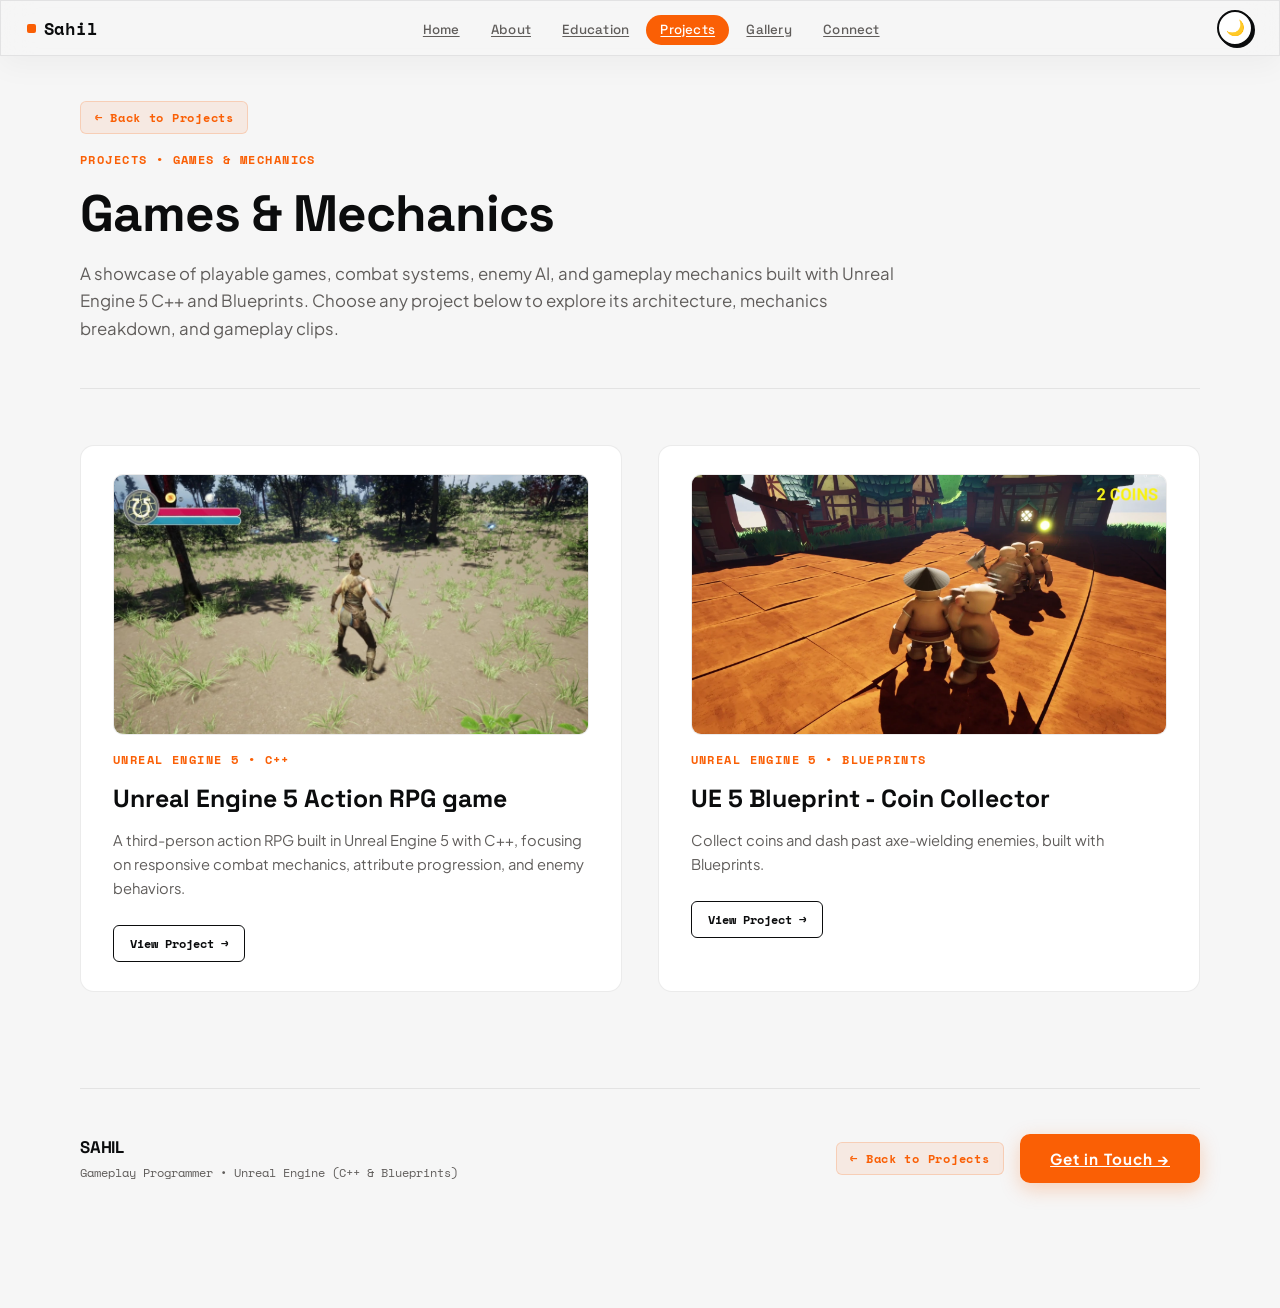
<file: games-mechanics.html>
<!DOCTYPE html>
<html lang="en" class="proj-detail-html">

<head>
  <meta charset="UTF-8" />
  <meta name="viewport" content="width=device-width, initial-scale=1.0" />
  <title>Games &amp; Mechanics — Projects | Sahil</title>
  <link rel="preconnect" href="https://fonts.googleapis.com" />
  <link rel="preconnect" href="https://fonts.gstatic.com" crossorigin />
  <link
    href="https://fonts.googleapis.com/css2?family=Plus+Jakarta+Sans:wght@400;500;600;700&family=Press+Start+2P&family=Space+Grotesk:wght@500;600;700&family=Space+Mono:wght@400;700&display=swap"
    rel="stylesheet" />
  <link rel="stylesheet" href="assets/css/style.css?v=83" />
  <link rel="stylesheet" href="assets/css/components.css" />
  <!-- ══ THEME SWITCHER — runs before body renders to prevent flash ══ -->
  <script>
    (function() {
      var saved = localStorage.getItem('portfolio-theme');
      if (saved === 'dark') document.documentElement.setAttribute('data-theme', 'dark');
      else if (!saved && window.matchMedia && window.matchMedia('(prefers-color-scheme: dark)').matches) {
        document.documentElement.setAttribute('data-theme', 'dark');
      }
    })();

    function toggleDarkMode() {
      var html = document.documentElement;
      var isDark = html.getAttribute('data-theme') !== 'dark';
      html.setAttribute('data-theme', isDark ? 'dark' : 'light');
      localStorage.setItem('portfolio-theme', isDark ? 'dark' : 'light');
    }
  </script>
</head>

<body class="proj-detail-page" data-companion-page="games">

  <!-- ══════════════════ NAVBAR ══════════════════ -->
  <nav class="nav" id="mainNav">
    <div class="nav__logo" onclick="window.location.href='index.html#home'">
      <span class="nav__dot"></span> Sahil
    </div>
    <ul class="nav__links" id="navLinks">
      <li><a class="nav__btn" href="index.html#home">Home</a></li>
      <li><a class="nav__btn" href="index.html#about">About</a></li>
      <li><a class="nav__btn" href="index.html#edu">Education</a></li>
      <li><a class="nav__btn active" data-page="projects" href="index.html#projects">Projects</a></li>
      <li><a class="nav__btn" href="index.html#gallery">Gallery</a></li>
      <li><a class="nav__btn" href="index.html#connect">Connect</a></li>
    </ul>
    <button class="theme-toggle-btn" id="themeToggle" onclick="toggleDarkMode()" aria-label="Toggle theme" title="Switch Theme">
      <span class="theme-icon theme-icon-sun">☀️</span>
      <span class="theme-icon theme-icon-moon">🌙</span>
    </button>
    <button class="nav__hamburger" id="hamburger" aria-label="Menu">
      <span></span><span></span><span></span>
    </button>
  </nav>

  <!-- ══════════════════ MAIN CONTENT ══════════════════ -->
  <main class="proj-detail-main">

    <!-- ══════════════════ HERO SECTION ══════════════════ -->
    <header class="proj-detail__hero">
      <a href="index.html#projects" class="proj-back-btn">&larr; Back to Projects</a>
      <span class="proj-detail__tag">PROJECTS &bull; GAMES &amp; MECHANICS</span>
      <h1 class="proj-detail__title">Games &amp; Mechanics</h1>
      <p class="proj-detail__summary">
        A showcase of playable games, combat systems, enemy AI, and gameplay mechanics built with Unreal Engine 5 C++ and Blueprints. Choose any project below to explore its architecture, mechanics breakdown, and gameplay clips.
      </p>
    </header>

    <!-- ══════════════════ GAMES & MECHANICS GRID ══════════════════ -->
    <section aria-label="Games and Mechanics Projects">
      <div class="proj-grid">

        <!-- CARD 1: Unreal Engine 5 Action RPG game -->
        <div class="proj-card">
          <div class="proj-card__img-wrap">
            <img src="assets/games/cpp/project-overview.jpg" alt="Unreal Engine 5 Action RPG game" class="proj-card__img proj-card__img--cpp" loading="lazy" />
          </div>
          <div class="proj-card__tag">UNREAL ENGINE 5 &bull; C++</div>
          <h3 class="proj-card__title">Unreal Engine 5 Action RPG game</h3>
          <p class="proj-card__desc">A third-person action RPG built in Unreal Engine 5 with C++, focusing on responsive combat mechanics, attribute progression, and enemy behaviors.</p>
          <div class="proj-card__actions">
            <a href="project-cpp.html" class="proj-btn">View Project &rarr;</a>
          </div>
        </div>

        <!-- CARD 2: UE 5 Blueprint - Coin Collector -->
        <div class="proj-card">
          <div class="proj-card__img-wrap">
            <picture>
              <source srcset="assets/games/blueprints/Enemy_Attacking-1600w.webp 1600w, assets/games/blueprints/Enemy_Attacking.webp 1913w" type="image/webp" />
              <img src="assets/games/blueprints/Enemy_Attacking.jpg" alt="Enemies attacking the player in UE 5 Blueprint - Coin Collector" class="proj-card__img proj-card__img--bp" loading="lazy" />
            </picture>
          </div>
          <div class="proj-card__tag">UNREAL ENGINE 5 &bull; BLUEPRINTS</div>
          <h3 class="proj-card__title">UE 5 Blueprint - Coin Collector</h3>
          <p class="proj-card__desc">Collect coins and dash past axe-wielding enemies, built with Blueprints.</p>
          <div class="proj-card__actions">
            <a href="project-blueprints.html" class="proj-btn">View Project &rarr;</a>
          </div>
        </div>

      </div>
    </section>

    <!-- ══════════════════ FOOTER ══════════════════ -->
    <footer class="proj-detail__footer">
      <div class="footer-left">
        <span class="footer-name">SAHIL</span>
        <span class="footer-sub">Gameplay Programmer &bull; Unreal Engine (C++ &amp; Blueprints)</span>
      </div>
      <div class="footer-actions">
        <a href="index.html#projects" class="proj-back-btn">&larr; Back to Projects</a>
        <a href="index.html#connect" class="btn-primary">Get in Touch &rarr;</a>
      </div>
    </footer>

  </main>

  <!-- Mobile Hamburger Script -->
  <script>
    (function() {
      var hamburger = document.getElementById('hamburger');
      var navLinks  = document.getElementById('navLinks');
      if (hamburger && navLinks) {
        hamburger.addEventListener('click', function() {
          navLinks.classList.toggle('mobile-open');
        });
        navLinks.querySelectorAll('.nav__btn').forEach(function(btn) {
          btn.addEventListener('click', function() {
            navLinks.classList.remove('mobile-open');
          });
        });
      }
    })();
  </script>

  <script src="assets/js/companion-standalone.js"></script>
</body>

</html>
</file>
<file: assets/css/style.css>
/* ═══════════════════════════════════════════════════
   PORTFOLIO  —  style.css
   Palette: Orange #E8870A · Beige #F5F0E8 · Dark #1A1A1A
   ═══════════════════════════════════════════════════ */

*,
*::before,
*::after {
  box-sizing: border-box;
  margin: 0;
  padding: 0;
}

:root {
  --orange: #FA5F05;
  --orange-d: #BC4704;
  --orange-glow: rgba(250, 95, 5, 0.25);
  --beige: #F6F6F6;
  --cream: #F0EDE8;
  --red: #C0392B;
  --dark: #0B0C0D;
  --mid: #605D5B;
  --light: #F6F6F6;
  --white: #FFFFFF;
  --azure: #242B33;
  --nav-h: 68px;
  --font-display: 'Space Grotesk', sans-serif;
  --font-body: 'Plus Jakarta Sans', sans-serif;
  --font-mono: 'Space Mono', monospace;
  /* 2D Camera Companion Colors */
  --cam-body:      #F6F6F6;
  --cam-stroke:    #0B0C0D;
  --cam-lens-out:  #DCDCDC;
  --cam-lens-in:   #B0B0B0;
  --cam-face:      #0B0C0D;
}

html,
body {
  height: 100%;
  overflow: hidden;
  font-family: var(--font-body);
  color: var(--dark);
  background: var(--beige);
}

/* Scrollbar */
::-webkit-scrollbar {
  width: 4px;
}

::-webkit-scrollbar-track {
  background: transparent;
}

::-webkit-scrollbar-thumb {
  background: var(--orange);
  border-radius: 2px;
}


/* ══════════════════════════════════════
   NAV — Floating Pill
   ══════════════════════════════════════ */
.nav {
  position: fixed;
  top: 1.2rem;
  left: 50%;
  transform: translateX(-50%);
  width: min(92%, 1160px);
  height: 56px;
  border-radius: 999px;
  display: flex;
  align-items: center;
  justify-content: space-between;
  padding: 0 1.6rem;
  z-index: 900;
  background: rgba(246, 246, 246, 0.82);
  backdrop-filter: blur(16px);
  -webkit-backdrop-filter: blur(16px);
  border: 1px solid rgba(11, 12, 13, 0.08);
  box-shadow: 0 10px 30px rgba(0, 0, 0, 0.04);
}

.nav__logo {
  font-family: var(--font-mono);
  font-size: 1.05rem;
  font-weight: 700;
  letter-spacing: 0.05em;
  color: var(--dark);
  cursor: pointer;
  display: flex;
  align-items: center;
  gap: 0.5rem;
  user-select: none;
}

.nav__dot {
  display: inline-block;
  width: 9px;
  height: 9px;
  background: var(--orange);
  border-radius: 2px;
  flex-shrink: 0;
}

.nav__links {
  list-style: none;
  display: flex;
  gap: 0.2rem;
}

.nav__btn {
  font-family: 'Space Grotesk', sans-serif;
  font-size: 0.83rem;
  font-weight: 500;
  color: var(--mid);
  background: none;
  border: none;
  border-radius: 20px;
  padding: 0.38rem 0.88rem;
  cursor: pointer;
  letter-spacing: 0.015em;
  transition: background 0.22s ease, color 0.22s ease;
}

.nav__btn:hover {
  background: rgba(232, 135, 10, 0.12);
  color: var(--dark);
}

.nav__btn.active {
  background: var(--orange);
  color: var(--white);
}

/* ─ Theme Toggle Button ─ */
.theme-toggle-btn {
  display: inline-flex;
  align-items: center;
  justify-content: center;
  width: 36px;
  height: 36px;
  border-radius: 50%;
  background: var(--white);
  border: 2px solid var(--dark);
  box-shadow: 2px 2px 0px var(--dark);
  cursor: pointer;
  margin-left: 0.8rem;
  transition: all 0.22s ease;
  position: relative;
  overflow: hidden;
  flex-shrink: 0;
}

.theme-toggle-btn:hover {
  transform: translateY(-2px);
  box-shadow: 3px 3px 0px var(--dark);
  background: var(--cream);
}

/* theme icon rules moved to dark mode section */

.nav__hamburger {
  display: none;
  flex-direction: column;
  gap: 5px;
  background: none;
  border: none;
  cursor: pointer;
  padding: 4px;
}

.nav__hamburger span {
  display: block;
  width: 22px;
  height: 2px;
  background: var(--dark);
  border-radius: 1px;
  transition: 0.28s;
}


/* ══════════════════════════════════════
   PAGE SYSTEM — fixed transition
   ══════════════════════════════════════ */
.pages {
  position: fixed;
  top: var(--nav-h);
  left: 0;
  right: 0;
  bottom: 0;
  overflow: hidden;
  contain: strict;
}

/* Every page: hidden by default, centered */
.page {
  position: absolute;
  inset: 0;
  opacity: 0;
  pointer-events: none;
  will-change: transform, opacity;
  touch-action: pan-y;
  /* NO CSS transition here — JS controls all transitions via inline styles */
}


/* ══════════════════════════════════════
   SHARED UTILITIES
   ══════════════════════════════════════ */
.pg-sup {
  display: block;
  font-family: 'Space Mono', monospace;
  font-size: 0.72rem;
  letter-spacing: 0.14em;
  text-transform: uppercase;
  color: var(--orange);
  margin-bottom: 0.75rem;
}

.pg-sup--light {
  color: var(--orange);
}

.pg-title {
  font-family: 'Space Mono', monospace;
  font-size: clamp(2.6rem, 5vw, 4.2rem);
  font-weight: 700;
  line-height: 1.0;
  letter-spacing: -0.025em;
  color: var(--dark);
  margin-bottom: 1.8rem;
}

.pg-title--light {
  color: var(--dark);
}

.pg-title--row {
  margin-bottom: 0;
}

.btn-primary {
  display: inline-flex;
  align-items: center;
  gap: 0.4rem;
  background: var(--orange);
  color: var(--white);
  border: none;
  border-radius: 5px;
  font-family: 'Space Mono', monospace;
  font-size: 0.8rem;
  font-weight: 700;
  letter-spacing: 0.07em;
  padding: 0.78rem 1.6rem;
  cursor: pointer;
  transition: background 0.22s, transform 0.18s, box-shadow 0.22s;
}

.btn-primary:hover {
  background: var(--orange-d);
  transform: translateY(-2px);
  box-shadow: 0 8px 24px rgba(232, 135, 10, 0.3);
}

@keyframes float {
  0%, 100% {
    transform: translateY(0px);
  }
  50% {
    transform: translateY(-14px);
  }
}


/* ══════════════════════════════════════
   HOME PAGE
   ══════════════════════════════════════ */
#page-home {
  background: var(--light);
  overflow: hidden;
  display: block;
  position: absolute;
  inset: 0;
}

/* ─ Dotted Vertical Grid Lines (3-Column Framework) ─ */
.h-grid-line {
  position: absolute;
  top: 0;
  bottom: 0;
  width: 1px;
  border-left: 1px dotted rgba(11, 12, 13, 0.12);
  pointer-events: none;
  z-index: 0;
}
.line-1 { left: 25%; }
.line-2 { left: 50%; }
.line-3 { left: 75%; }

/* ─ Ground Plane Vector Ring ─ */
.h-ground-ring {
  position: absolute;
  top: 74%;
  left: 50%;
  transform: translate(-50%, -50%);
  width: 74%;
  height: 26%;
  border: 1.5px solid rgba(250, 95, 5, 0.35);
  border-radius: 50%;
  pointer-events: none;
  z-index: 0;
  box-shadow: 0 0 25px rgba(250, 95, 5, 0.18);
}

/* ─ Background Grid Dot Pattern ─ */
.h-bg-grid {
  position: absolute;
  inset: 0;
  background-image: radial-gradient(rgba(26, 26, 26, 0.07) 1.5px, transparent 1.5px);
  background-size: 28px 28px;
  pointer-events: none;
  z-index: 0;
  opacity: 0.75;
}

/* ─ Floating Status Pill Badge ─ */
.h-pill-badge {
  display: inline-flex;
  align-items: center;
  gap: 10px;
  padding: 8px 20px;
  background: rgba(255, 255, 255, 0.88);
  backdrop-filter: blur(12px);
  border: 1px solid rgba(250, 95, 5, 0.35);
  border-radius: 999px;
  font-family: var(--font-mono);
  font-size: 0.72rem;
  font-weight: 700;
  letter-spacing: 0.08em;
  color: var(--dark);
  box-shadow: 0 4px 20px rgba(0, 0, 0, 0.04);
  pointer-events: auto;
}

.badge-pulsing-dot {
  width: 8px;
  height: 8px;
  border-radius: 50%;
  background: #27AE60;
  box-shadow: 0 0 0 0 rgba(39, 174, 96, 0.5);
  animation: pulseDot 2s infinite;
}

@keyframes pulseDot {
  0% { box-shadow: 0 0 0 0 rgba(39, 174, 96, 0.6); }
  70% { box-shadow: 0 0 0 8px rgba(39, 174, 96, 0); }
  100% { box-shadow: 0 0 0 0 rgba(39, 174, 96, 0); }
}

/* ─ Floating Feature Cards around Camera ─ */
.h-float-card {
  position: absolute;
  display: flex;
  align-items: center;
  gap: 10px;
  padding: 10px 18px;
  background: var(--white);
  border: 1.5px solid var(--dark);
  border-radius: 14px;
  box-shadow: 4px 4px 0px var(--dark);
  z-index: 4;
  pointer-events: none;
  font-family: var(--font-body);
  animation: floatSubtle 5s ease-in-out infinite alternate;
}

.h-float-card.card-tl {
  top: 16%;
  left: 2%;
}

.h-float-card.card-br {
  bottom: 20%;
  right: 6%;
  animation-delay: -2.5s;
}

.card-num {
  font-family: var(--font-mono);
  font-weight: 700;
  font-size: 0.85rem;
  color: var(--orange);
}

.card-lbl {
  font-size: 0.82rem;
  font-weight: 600;
  color: var(--dark);
}

@keyframes floatSubtle {
  0% { transform: translateY(0px); }
  100% { transform: translateY(-10px); }
}

/* ─ Rotating Craft Stamp Badge ─ */
.h-stamp-badge {
  position: absolute;
  top: 15%;
  right: 4%;
  width: 96px;
  height: 96px;
  z-index: 2;
  pointer-events: none;
  display: flex;
  align-items: center;
  justify-content: center;
  opacity: 0.88;
}

.h-stamp-svg {
  width: 100%;
  height: 100%;
  animation: spinStamp 18s linear infinite;
}

.h-stamp-text {
  font-family: var(--font-mono);
  font-size: 6.8px;
  font-weight: 700;
  letter-spacing: 0.85px;
  fill: var(--orange);
}

.h-stamp-icon {
  position: absolute;
  font-size: 1.1rem;
  color: var(--orange);
}

@keyframes spinStamp {
  from { transform: rotate(0deg); }
  to { transform: rotate(360deg); }
}

/* ─ Decorative Stars & Crosses ─ */
.h-deco-star {
  position: absolute;
  font-size: 1.3rem;
  color: var(--orange);
  z-index: 1;
  pointer-events: none;
  animation: pulseStar 3s ease-in-out infinite alternate;
}
.star-1 { top: 22%; left: 42%; }
.star-2 { bottom: 32%; right: 44%; animation-delay: -1.5s; }

.h-deco-cross {
  position: absolute;
  font-family: var(--font-mono);
  font-size: 1.2rem;
  font-weight: 700;
  color: rgba(11, 12, 13, 0.22);
  z-index: 1;
  pointer-events: none;
}
.cross-1 { top: 38%; left: 7%; }
.cross-2 { bottom: 22%; left: 46%; }

@keyframes pulseStar {
  0% { transform: scale(1) rotate(0deg); opacity: 0.6; }
  100% { transform: scale(1.25) rotate(45deg); opacity: 1; }
}

/* ── GPU layer promotion for home page animated elements ── */
.h-camera,
.h-float-card,
.h-stamp-svg,
.h-model-skeleton,
.badge-pulsing-dot {
  will-change: transform;
  contain: layout style;
}

.h-face-overlay {
  will-change: transform;
}

/* ─ Primary & Secondary CTA Buttons ─ */
.btn-primary {
  display: inline-flex;
  align-items: center;
  gap: 8px;
  padding: 13px 28px;
  background: var(--orange);
  border: 2px solid var(--orange);
  border-radius: 10px;
  font-family: var(--font-body);
  font-size: 0.95rem;
  font-weight: 700;
  color: #FFFFFF;
  cursor: pointer;
  box-shadow: 0 6px 20px var(--orange-glow);
  transition: all 0.22s ease;
  pointer-events: auto;
}

.btn-primary:hover {
  background: var(--orange-d);
  border-color: var(--orange-d);
  transform: translateY(-2px);
  box-shadow: 0 10px 28px rgba(250, 95, 5, 0.35);
}

.btn-secondary {
  display: inline-flex;
  align-items: center;
  gap: 8px;
  padding: 13px 26px;
  background: transparent;
  border: 2px solid var(--dark);
  border-radius: 10px;
  font-family: var(--font-body);
  font-size: 0.95rem;
  font-weight: 700;
  color: var(--dark);
  cursor: pointer;
  transition: all 0.22s ease;
  pointer-events: auto;
}

.btn-secondary:hover {
  background: var(--dark);
  color: #FFFFFF;
  transform: translateY(-2px);
}

/* ─ Skill Chips ─ */
.h-cta-group {
  display: flex;
  align-items: center;
  gap: 14px;
  margin-top: 18px;
  pointer-events: auto;
}

.h-skill-chips {
  display: flex;
  align-items: center;
  gap: 8px;
  margin-top: 20px;
  flex-wrap: wrap;
  pointer-events: auto;
}

.h-chip {
  padding: 5px 14px;
  background: rgba(250, 95, 5, 0.12);
  border: 1px solid rgba(250, 95, 5, 0.3);
  border-radius: 8px;
  font-family: var(--font-mono);
  font-size: 0.73rem;
  font-weight: 600;
  color: var(--dark);
}

/* ─ 3D Camera Container ─ */
.h-camera {
  position: absolute;
  top: 52%;
  left: 69%;
  translate: -50% -50%;
  width: clamp(460px, 52vw, 780px);
  height: clamp(460px, 52vw, 780px);
  z-index: 1;
  pointer-events: none;
  filter: drop-shadow(0 25px 60px rgba(250, 95, 5, 0.2));
  animation: float 4s ease-in-out infinite;
}

/* ─ Skeleton shown while GLB is downloading ─ */
.h-model-skeleton {
  position: absolute;
  inset: 10%;
  border-radius: 24px;
  background: linear-gradient(
    110deg,
    rgba(250, 95, 5, 0.06) 0%,
    rgba(250, 95, 5, 0.03) 40%,
    rgba(250, 95, 5, 0.09) 60%,
    rgba(250, 95, 5, 0.03) 100%
  );
  background-size: 200% 100%;
  animation: modelShimmer 1.6s ease-in-out infinite;
  border: 1px solid rgba(250, 95, 5, 0.12);
  opacity: 1;
  transition: opacity 0.5s ease;
  z-index: 2;
  pointer-events: none;
}

.h-model-skeleton::after {
  content: 'LOADING 3D...';
  position: absolute;
  bottom: 1rem;
  left: 50%;
  transform: translateX(-50%);
  font-family: var(--font-mono);
  font-size: 0.65rem;
  font-weight: 700;
  letter-spacing: 0.18em;
  color: rgba(250, 95, 5, 0.5);
}

.h-model-skeleton.loaded {
  opacity: 0;
  pointer-events: none;
}

@keyframes modelShimmer {
  0%   { background-position: 200% 0; }
  100% { background-position: -200% 0; }
}

/* model-viewer — hide until GLB is loaded */
#camera-3d {
  opacity: 0;
  transition: opacity 0.6s ease;
}

#camera-3d.model-ready {
  opacity: 1;
}


.h-face-overlay {
  position: absolute;
  top: 67%;
  left: 67.5%;
  translate: -50% -50%;
  width: 38%;
  height: 26%;
  z-index: 5;
  pointer-events: none;
  overflow: visible;
  transition: transform 0.15s ease-out;
}

/* ─ Content overlay ─ */
.h-overlay {
  position: absolute;
  inset: 0;
  z-index: 2;
  display: flex;
  flex-direction: column;
  justify-content: flex-start;
  padding: 13rem 6rem 2rem 6rem;
  pointer-events: none;
}

.h-top {
  position: absolute;
  top: 6.2rem;
  left: 6rem;
  display: flex;
  align-items: center;
  pointer-events: all;
}

.h-sup {
  font-family: var(--font-mono);
  font-size: 0.72rem;
  letter-spacing: 0.16em;
  text-transform: uppercase;
  color: var(--orange);
}

.h-spacer {
  display: none;
}

/* ─ Hero block ─ */
.h-hero {
  max-width: 540px;
  display: flex;
  flex-direction: column;
  pointer-events: all;
  margin-top: 0;
}

.h-name {
  font-family: 'Press Start 2P', monospace;
  font-size: clamp(1.05rem, 1.7vw, 1.5rem);
  line-height: 1.4;
  letter-spacing: 0.05em;
  text-transform: uppercase;
  color: var(--dark);
  margin-bottom: 1.2rem;
}

/* ─ 2-Line GAME DEVELOPMENT Headline (DO XO Style Outlined Font) ─ */
.h-hero-bottom-left {
  margin-top: 1.8rem;
  margin-left: 0;
  pointer-events: auto;
}

.h-role-title {
  display: flex;
  flex-direction: column;
  align-items: flex-start;
  line-height: 0.90;
}

.role-line-1 {
  display: block;
  font-family: var(--font-display);
  font-size: clamp(2.8rem, 5.8vw, 5.4rem);
  font-weight: 700;
  text-transform: uppercase;
  letter-spacing: -0.01em;

  /* DO XO Vector Outlined Font Style */
  color: transparent;
  -webkit-text-stroke: 2px var(--orange);
  filter: drop-shadow(0 4px 20px rgba(250, 95, 5, 0.35));
  margin-left: 0;
}

.role-line-2 {
  display: block;
  font-family: var(--font-display);
  font-size: clamp(2.8rem, 5.8vw, 5.4rem);
  font-weight: 700;
  text-transform: uppercase;
  letter-spacing: -0.01em;

  /* DO XO Vector Outlined Font Style */
  color: transparent;
  -webkit-text-stroke: 2px var(--orange);
  filter: drop-shadow(0 4px 20px rgba(250, 95, 5, 0.35));
  margin-left: 3.85ch;
}

.h-foot {
  display: flex;
  flex-direction: column;
  align-items: flex-start;
  gap: 1.5rem;
  padding-bottom: 0.5rem;
}

.h-tagline {
  font-family: var(--font-body);
  font-size: 0.94rem;
  color: var(--mid);
  line-height: 1.68;
  max-width: 440px;
}

/* ─ Social sidebar ─ */
.h-social {
  position: absolute;
  right: 2rem;
  top: 50%;
  transform: translateY(-50%);
  z-index: 2;
  display: flex;
  flex-direction: column;
  align-items: center;
  gap: 0.75rem;
}

.h-social__lnk {
  font-family: 'Space Mono', monospace;
  font-size: 0.62rem;
  font-weight: 700;
  letter-spacing: 0.06em;
  color: var(--mid);
  text-decoration: none;
  transition: color 0.2s;
  writing-mode: vertical-rl;
}

.h-social__lnk:hover {
  color: var(--orange);
}

.h-social__bar {
  display: block;
  width: 1px;
  height: 22px;
  background: var(--cream);
}

/* ─ Scroll hint ─ */
.h-scroll {
  position: absolute;
  bottom: 2rem;
  left: 50%;
  transform: translateX(-50%);
  z-index: 2;
  display: flex;
  flex-direction: column;
  align-items: center;
  gap: 0.5rem;
  pointer-events: none;
}

.h-scroll span {
  font-family: 'Space Mono', monospace;
  font-size: 0.6rem;
  letter-spacing: 0.14em;
  text-transform: uppercase;
  color: var(--mid);
}

.h-scroll__line {
  width: 1px;
  height: 36px;
  background: linear-gradient(to bottom, var(--orange), transparent);
  animation: scroll-pulse 1.9s ease-in-out infinite;
}

@keyframes scroll-pulse {

  0%,
  100% {
    opacity: 1;
  }

  50% {
    opacity: 0.25;
  }
}


/* ══════════════════════════════════════
   ABOUT PAGE
   ══════════════════════════════════════ */
#page-about {
  background: var(--beige);
}

.pg-about {
  position: absolute;
  inset: 0;
  display: grid;
  grid-template-columns: 300px 1fr;
  align-items: center;
  gap: 0;
  overflow: hidden;
}

.pg-about__l {
  height: 100%;
  display: flex;
  flex-direction: column;
  justify-content: center;
  padding: 3rem 2.5rem 3rem 4.5rem;
  background: rgba(232, 135, 10, 0.05);
  border-right: 1px solid rgba(232, 135, 10, 0.12);
}

.pg-about__deco {
  width: 160px;
  margin: 2rem 0;
  filter: drop-shadow(0 12px 28px rgba(232, 135, 10, 0.22));
  animation: float 4s ease-in-out infinite;
  will-change: transform;
}

.pg-about__deco svg {
  width: 100%;
  height: auto;
  display: block;
}

.pg-about__skills {
  display: flex;
  flex-wrap: wrap;
  gap: 0.5rem;
}

.skill-tag {
  font-family: 'Space Mono', monospace;
  font-size: 0.68rem;
  font-weight: 700;
  letter-spacing: 0.04em;
  color: var(--orange);
  background: rgba(232, 135, 10, 0.1);
  border: 1px solid rgba(232, 135, 10, 0.25);
  border-radius: 3px;
  padding: 0.3rem 0.65rem;
}

.pg-about__r {
  height: 100%;
  display: flex;
  flex-direction: column;
  justify-content: center;
  padding: 3rem 4.5rem 3rem 4rem;
  gap: 1.1rem;
}

.pg-about__lead {
  font-size: 1.08rem;
  font-weight: 500;
  line-height: 1.7;
  color: var(--dark);
}

.pg-about__body {
  font-size: 0.91rem;
  color: var(--mid);
  line-height: 1.78;
}

.pg-about__stats {
  display: flex;
  gap: 2.5rem;
  padding: 1.4rem 0;
  border-top: 1px solid rgba(0, 0, 0, 0.07);
  border-bottom: 1px solid rgba(0, 0, 0, 0.07);
  margin: 0.2rem 0;
}

.stat-box {
  display: flex;
  flex-direction: column;
  gap: 0.3rem;
}

.stat-num {
  font-family: 'Space Mono', monospace;
  font-size: 2.2rem;
  font-weight: 700;
  color: var(--orange);
  line-height: 1;
}

.stat-lbl {
  font-size: 0.76rem;
  color: var(--mid);
  line-height: 1.45;
}


/* ══════════════════════════════════════
   EDUCATION PAGE
   ══════════════════════════════════════ */
#page-edu {
  background: var(--light);
}

.pg-edu {
  position: absolute;
  inset: 0;
  display: flex;
  flex-direction: column;
  padding: 2.8rem 5rem;
  overflow-y: auto;
  overscroll-behavior: contain;
  -webkit-overflow-scrolling: touch;
}

.pg-edu__hdr {
  display: flex;
  align-items: baseline;
  justify-content: space-between;
  flex-wrap: wrap;
  gap: 0.5rem;
  margin-bottom: 2rem;
}

.pg-edu__body {
  flex: 1;
  display: grid;
  grid-template-columns: 1fr 360px;
  gap: 4rem;
  align-items: start;
  min-height: 0;
}

/* — Timeline — */
.pg-edu__tl {
  position: relative;
  display: flex;
  flex-direction: column;
}

.tl-track {
  display: none;
}

.tl-item {
  position: relative;
  display: flex;
  gap: 1.6rem;
  padding-bottom: 2.2rem;
}

.tl-item:last-child {
  padding-bottom: 0.5rem;
}

/* Connecting line only between linked items */
.tl-item--connect::before {
  content: '';
  position: absolute;
  left: 11px;
  top: 14px;
  bottom: -14px;
  width: 2px;
  background: linear-gradient(to bottom, var(--orange), rgba(250, 95, 5, 0.45));
  border-radius: 1px;
  z-index: 0;
  pointer-events: none;
}

.tl-dot {
  flex-shrink: 0;
  width: 24px;
  height: 24px;
  background: var(--orange);
  border-radius: 5px;
  margin-top: 2px;
  position: relative;
  z-index: 1;
  box-shadow: 0 0 0 4px var(--light);
}

.tl-year {
  display: block;
  font-family: 'Space Mono', monospace;
  font-size: 0.7rem;
  color: var(--orange);
  letter-spacing: 0.07em;
  margin-bottom: 0.35rem;
}

.tl-deg {
  font-family: 'Space Mono', monospace;
  font-size: 0.92rem;
  font-weight: 700;
  color: var(--dark);
  margin-bottom: 0.3rem;
}

.tl-sub {
  font-size: 0.83rem;
  color: var(--dark);
  font-weight: 500;
  margin-bottom: 0.2rem;
}

.tl-det {
  font-size: 0.79rem;
  color: var(--mid);
}

/* — Certificates — */
.pg-edu__certs {
  display: flex;
  flex-direction: column;
}

.certs-hd {
  font-family: 'Space Mono', monospace;
  font-size: 0.8rem;
  font-weight: 700;
  letter-spacing: 0.09em;
  text-transform: uppercase;
  color: var(--dark);
  margin-bottom: 1rem;
}

.cert-row {
  display: flex;
  align-items: flex-start;
  gap: 0.9rem;
  padding: 0.85rem 1rem;
  border-radius: 8px;
  background: var(--white);
  border: 1px solid rgba(0, 0, 0, 0.05);
  margin-bottom: 0.55rem;
  transition: transform 0.2s, border-color 0.2s, box-shadow 0.2s;
}

.cert-row:hover {
  transform: translateX(5px);
  border-color: var(--orange);
  box-shadow: 0 4px 18px rgba(232, 135, 10, 0.1);
}

.cert-ico {
  color: var(--orange);
  font-size: 0.65rem;
  margin-top: 3px;
  flex-shrink: 0;
}

.cert-name {
  font-size: 0.84rem;
  font-weight: 600;
  color: var(--dark);
  margin-bottom: 0.15rem;
}

.cert-by {
  font-size: 0.73rem;
  color: var(--mid);
  font-family: 'Space Mono', monospace;
}

/* Institution line under degree subtitle */
.tl-inst {
  font-size: 0.76rem;
  color: var(--mid);
  font-style: italic;
  margin-bottom: 0.18rem;
}

/* Leadership / sub-section heading inside timeline */
.tl-section-hd {
  font-family: 'Space Mono', monospace;
  font-size: 0.92rem;
  font-weight: 700;
  letter-spacing: 0.12em;
  text-transform: uppercase;
  color: var(--orange);
  margin: 0.1rem 0 0.95rem 2.5rem;
}

/* Certificate: "View certificate" link */
.cert-link {
  display: inline-block;
  margin-top: 0.25rem;
  font-family: 'Space Mono', monospace;
  font-size: 0.68rem;
  color: var(--orange);
  text-decoration: none;
  letter-spacing: 0.04em;
  transition: opacity 0.2s;
}

.cert-link:hover {
  opacity: 0.72;
  text-decoration: underline;
}

/* In-progress badge */
.cert-badge {
  display: inline-block;
  margin-top: 0.3rem;
  padding: 0.15rem 0.55rem;
  font-family: 'Space Mono', monospace;
  font-size: 0.62rem;
  font-weight: 700;
  letter-spacing: 0.07em;
  text-transform: uppercase;
  color: var(--orange);
  border: 1px solid var(--orange);
  border-radius: 3px;
  opacity: 0.85;
}

/* In-progress card subtle tint */
.cert-row--inprogress {
  border-style: dashed;
  opacity: 0.88;
}


/* ══════════════════════════════════════
   PLACEHOLDER PAGES (Projects / Gallery)
   ══════════════════════════════════════ */
/* ══════════════════════════════════════
   PROJECTS SHOWCASE PAGE
   ══════════════════════════════════════ */
#page-projects {
  background: var(--light);
}

.pg-projects {
  position: absolute;
  inset: 0;
  display: flex;
  flex-direction: column;
  padding: 2.2rem 5rem 2rem;
  overflow-y: auto;
  overscroll-behavior: contain;
  -webkit-overflow-scrolling: touch;
}

.pg-proj__hdr {
  display: flex;
  align-items: flex-end;
  justify-content: space-between;
  margin-bottom: 1.8rem;
}

.proj-grid {
  display: grid;
  grid-template-columns: repeat(2, 1fr);
  gap: 2.2rem;
  padding-bottom: 1rem;
}

.proj-card {
  background: var(--white);
  border: 1px solid rgba(0, 0, 0, 0.08);
  border-radius: 14px;
  padding: 1.8rem 2rem;
  display: flex;
  flex-direction: column;
  gap: 0.95rem;
  transition: transform 0.25s ease, border-color 0.25s ease, box-shadow 0.25s ease;
}

.proj-card:hover {
  transform: translateY(-5px);
  border-color: var(--orange);
  box-shadow: 0 14px 32px rgba(250, 95, 5, 0.16);
}

.proj-card__img-wrap {
  width: 100%;
  height: clamp(205px, 29vh, 265px);
  border-radius: 10px;
  overflow: hidden;
  background: #FFFFFF;
  border: 1px solid rgba(0, 0, 0, 0.08);
  position: relative;
  display: flex;
  align-items: center;
  justify-content: center;
  flex-shrink: 0;
}

.proj-card__img-placeholder {
  width: 100%;
  height: 100%;
  background: #FFFFFF;
  display: flex;
  align-items: center;
  justify-content: center;
}

.proj-card__img-placeholder::after {
  content: 'PROJECT PREVIEW';
  font-family: var(--font-mono);
  font-size: 0.76rem;
  font-weight: 700;
  color: #55595F;
  letter-spacing: 0.12em;
}

.proj-card__img {
  width: 100%;
  height: 100%;
  object-fit: cover;
  object-position: center;
  display: block;
}

.proj-card__img--cpp {
  object-position: 10% 0%;
}

.proj-card__tag {
  font-family: var(--font-mono);
  font-size: 0.74rem;
  font-weight: 700;
  color: var(--orange);
  letter-spacing: 0.12em;
}

.proj-card__title {
  font-family: var(--font-display);
  font-size: 1.55rem;
  font-weight: 700;
  color: var(--dark);
  margin: 0;
  line-height: 1.25;
}

.proj-card__desc {
  font-family: var(--font-body);
  font-size: 0.92rem;
  color: var(--mid);
  line-height: 1.62;
  margin: 0;
}

.proj-card__tech {
  display: flex;
  flex-wrap: wrap;
  gap: 0.45rem;
  margin-top: 0.4rem;
}

.proj-card__tech span {
  font-family: var(--font-mono);
  font-size: 0.68rem;
  font-weight: 600;
  background: rgba(250, 95, 5, 0.08);
  color: var(--orange);
  border: 1px solid rgba(250, 95, 5, 0.2);
  padding: 0.25rem 0.6rem;
  border-radius: 4px;
}

.proj-card__actions {
  margin-top: 0.4rem;
}

.proj-btn {
  display: inline-block;
  text-decoration: none;
  font-family: var(--font-mono);
  font-size: 0.78rem;
  font-weight: 700;
  color: var(--dark);
  background: transparent;
  border: 1px solid var(--dark);
  border-radius: 6px;
  padding: 0.48rem 1rem;
  cursor: pointer;
  transition: all 0.2s ease;
}

.proj-card__tech {
  display: flex;
  flex-wrap: wrap;
  gap: 0.45rem;
  margin-top: 0.4rem;
}

.proj-card__tech span {
  font-family: var(--font-mono);
  font-size: 0.68rem;
  font-weight: 600;
  background: rgba(250, 95, 5, 0.08);
  color: var(--orange);
  border: 1px solid rgba(250, 95, 5, 0.2);
  padding: 0.25rem 0.6rem;
  border-radius: 4px;
}

.proj-card__actions {
  margin-top: 0.6rem;
}

.proj-btn {
  display: inline-block;
  text-decoration: none;
  font-family: var(--font-mono);
  font-size: 0.78rem;
  font-weight: 700;
  color: var(--dark);
  background: transparent;
  border: 1px solid var(--dark);
  border-radius: 6px;
  padding: 0.5rem 1rem;
  cursor: pointer;
  transition: all 0.2s ease;
}

.proj-btn:hover {
  background: var(--orange);
  color: #FFF;
  border-color: var(--orange);
}

.proj-btn--disabled,
.proj-btn--disabled:hover {
  opacity: 0.6;
  cursor: default;
  background: rgba(0, 0, 0, 0.04);
  color: var(--mid);
  border-color: rgba(0, 0, 0, 0.16);
}

.proj-card__coming-soon {
  width: 100%;
  height: 100%;
  background:
    radial-gradient(circle at 50% 50%, rgba(250, 95, 5, 0.08) 0%, transparent 70%),
    repeating-linear-gradient(
      0deg,
      rgba(0, 0, 0, 0.03) 0px,
      rgba(0, 0, 0, 0.03) 1px,
      transparent 1px,
      transparent 28px
    ),
    repeating-linear-gradient(
      90deg,
      rgba(0, 0, 0, 0.03) 0px,
      rgba(0, 0, 0, 0.03) 1px,
      transparent 1px,
      transparent 28px
    );
  display: flex;
  flex-direction: column;
  align-items: center;
  justify-content: center;
  gap: 0.5rem;
  text-align: center;
  padding: 1rem;
}

.proj-card__coming-soon-badge {
  font-family: var(--font-mono);
  font-size: 0.78rem;
  font-weight: 700;
  letter-spacing: 0.16em;
  color: var(--orange);
  background: rgba(250, 95, 5, 0.1);
  border: 1px solid rgba(250, 95, 5, 0.28);
  padding: 0.4rem 0.9rem;
  border-radius: 999px;
  text-transform: uppercase;
}

.proj-card__coming-soon-sub {
  font-family: var(--font-mono);
  font-size: 0.7rem;
  color: var(--mid);
  letter-spacing: 0.08em;
}

/* ══════════════════════════════════════
   PROJECT DETAIL PAGES (Dedicated Views)
   ══════════════════════════════════════ */
html.proj-detail-html,
body.proj-detail-page {
  height: auto !important;
  min-height: 100vh;
  overflow-y: auto !important;
  overflow-x: hidden !important;
  background: var(--light);
  color: var(--dark);
}

body.proj-detail-page .nav {
  position: sticky;
  top: 0;
  left: 0;
  right: 0;
  transform: none;
  width: 100%;
  border-radius: 0;
  box-sizing: border-box;
}

.proj-detail-main {
  width: min(92%, 1120px);
  margin: 0 auto;
  padding: 2.8rem 0 5rem;
}

/* Detail Hero Section */
.proj-detail__hero {
  display: flex;
  flex-direction: column;
  align-items: flex-start;
  gap: 1.1rem;
  padding-bottom: 2.8rem;
  border-bottom: 1px solid rgba(0, 0, 0, 0.08);
  margin-bottom: 3.5rem;
}

html[data-theme="dark"] .proj-detail__hero {
  border-bottom-color: rgba(255, 255, 255, 0.08);
}

.proj-back-btn {
  display: inline-flex;
  align-items: center;
  gap: 0.4rem;
  font-family: var(--font-mono);
  font-size: 0.76rem;
  font-weight: 700;
  color: var(--orange);
  text-decoration: none;
  letter-spacing: 0.06em;
  padding: 0.4rem 0.85rem;
  background: rgba(250, 95, 5, 0.08);
  border: 1px solid rgba(250, 95, 5, 0.2);
  border-radius: 6px;
  transition: all 0.2s ease;
}

.proj-back-btn:hover {
  background: var(--orange);
  color: #FFFFFF;
  border-color: var(--orange);
  transform: translateX(-3px);
}

.proj-detail__tag {
  font-family: var(--font-mono);
  font-size: 0.74rem;
  font-weight: 700;
  color: var(--orange);
  letter-spacing: 0.12em;
  text-transform: uppercase;
}

.proj-detail__title {
  font-family: var(--font-display);
  font-size: clamp(2rem, 4.2vw, 3.2rem);
  font-weight: 700;
  color: var(--dark);
  letter-spacing: -0.02em;
  line-height: 1.1;
  margin: 0;
}

.proj-detail__summary {
  font-family: var(--font-body);
  font-size: 1.05rem;
  color: var(--mid);
  line-height: 1.65;
  max-width: 820px;
  margin: 0;
}

/* Links row (GitHub & Gameplay Video) */
.proj-detail__links {
  display: flex;
  flex-wrap: wrap;
  gap: 0.9rem;
  margin-top: 0.4rem;
}

.proj-ext-btn {
  display: inline-flex;
  align-items: center;
  gap: 0.5rem;
  font-family: var(--font-mono);
  font-size: 0.78rem;
  font-weight: 700;
  color: var(--dark);
  background: var(--white);
  border: 1px solid rgba(0, 0, 0, 0.12);
  border-radius: 6px;
  padding: 0.55rem 1.1rem;
  text-decoration: none;
  transition: all 0.2s ease;
}

html[data-theme="dark"] .proj-ext-btn {
  border-color: rgba(255, 255, 255, 0.15);
}

.proj-ext-btn:hover {
  background: var(--orange);
  color: #FFFFFF;
  border-color: var(--orange);
  transform: translateY(-2px);
  box-shadow: 0 4px 14px rgba(250, 95, 5, 0.25);
}

/* Hidden link slots: hidden when href is empty, #, or missing */
.proj-ext-btn[href=""],
.proj-ext-btn[href="#"],
.proj-ext-btn:not([href]),
.proj-ext-btn.is-hidden {
  display: none !important;
}

/* Mechanics Breakdown Sections */
.proj-mechanics {
  display: flex;
  flex-direction: column;
  gap: 4.5rem;
}

.mech-row {
  display: flex;
  align-items: center;
  gap: 3.5rem;
}

/* Desktop: alternate image left/right */
.mech-row:nth-child(even) {
  flex-direction: row-reverse;
}

.mech-media {
  flex: 0 0 calc(58% - 1.75rem);
  max-width: calc(58% - 1.75rem);
  min-width: 0;
}

.mech-content {
  flex: 0 0 calc(42% - 1.75rem);
  max-width: calc(42% - 1.75rem);
  display: flex;
  flex-direction: column;
  gap: 0.75rem;
}

.mech-img-placeholder {
  width: 100%;
  aspect-ratio: 16 / 9;
  border-radius: 12px;
  background: #FFFFFF;
  border: 1px solid rgba(0, 0, 0, 0.08);
  box-shadow: 0 6px 20px rgba(0, 0, 0, 0.05);
  display: flex;
  align-items: center;
  justify-content: center;
  transition: transform 0.25s ease, box-shadow 0.25s ease;
}

.mech-img-placeholder:hover {
  transform: translateY(-3px);
  box-shadow: 0 12px 28px rgba(250, 95, 5, 0.12);
}

.mech-img-placeholder span {
  font-family: var(--font-mono);
  font-size: 0.72rem;
  font-weight: 700;
  color: #9A9FA5;
  letter-spacing: 0.09em;
  text-align: center;
  padding: 0 1rem;
}

.mech-img {
  width: 100%;
  height: auto;
  border-radius: 12px;
  display: block;
  box-shadow: 0 8px 24px rgba(0, 0, 0, 0.08);
}

.mech-badge {
  font-family: var(--font-mono);
  font-size: 0.68rem;
  font-weight: 700;
  color: var(--orange);
  letter-spacing: 0.12em;
  text-transform: uppercase;
}

.mech-title {
  font-family: var(--font-display);
  font-size: 1.55rem;
  font-weight: 700;
  color: var(--dark);
  margin: 0;
  letter-spacing: -0.01em;
}

.mech-desc {
  font-family: var(--font-body);
  font-size: 0.95rem;
  color: var(--mid);
  line-height: 1.68;
  margin: 0;
}

/* Detail Page Footer */
.proj-detail__footer {
  margin-top: 5rem;
  padding: 2.8rem 0;
  border-top: 1px solid rgba(0, 0, 0, 0.08);
  display: flex;
  align-items: center;
  justify-content: space-between;
  flex-wrap: wrap;
  gap: 1.5rem;
}

html[data-theme="dark"] .proj-detail__footer {
  border-top-color: rgba(255, 255, 255, 0.08);
}

.footer-left {
  display: flex;
  flex-direction: column;
  gap: 0.35rem;
}

.footer-name {
  font-family: var(--font-display);
  font-size: 1.05rem;
  font-weight: 700;
  color: var(--dark);
  letter-spacing: -0.01em;
}

.footer-sub {
  font-family: var(--font-mono);
  font-size: 0.72rem;
  color: var(--mid);
}

.footer-actions {
  display: flex;
  align-items: center;
  gap: 1rem;
}

/* Mobile Responsive */
@media (max-width: 860px) {
  .proj-detail-main {
    padding-top: 2rem;
  }

  .mech-row,
  .mech-row:nth-child(even) {
    flex-direction: column !important;
    gap: 1.4rem;
  }

  .mech-media,
  .mech-content {
    width: 100% !important;
    max-width: 100% !important;
    flex: 1 1 100% !important;
  }

  .proj-detail__footer {
    flex-direction: column;
    align-items: flex-start;
  }
}

/* ══════════════════════════════════════
   GALLERY (GAME & PHOTO BOARD) PAGE
   ══════════════════════════════════════ */
#page-gallery {
  background: var(--beige);
}

.pg-gallery {
  position: absolute;
  inset: 0;
  display: block;
  padding: 2.5rem 5rem 3.5rem;
  overflow-y: auto;
  overflow-x: hidden;
  box-sizing: border-box;
  overscroll-behavior: contain;
  -webkit-overflow-scrolling: touch;
}

@media (max-width: 960px) {
  .pg-gallery {
    padding: 2rem 2rem 3rem;
  }
}

@media (max-width: 600px) {
  .pg-gallery {
    padding: 1.5rem 1.25rem 2.5rem;
  }
}

.pg-gal__hdr {
  display: flex;
  flex-direction: column;
  align-items: flex-start;
  margin-bottom: 1.5rem;
  position: relative;
  width: 100%;
}

.pg-gal__eyebrow-row {
  display: flex;
  align-items: center;
  justify-content: space-between;
  width: 100%;
  margin-bottom: 0.5rem;
  flex-wrap: wrap;
  gap: 1rem;
}

.pg-gal__title-row {
  display: flex;
  align-items: center;
  gap: 1.25rem;
  flex-wrap: wrap;
  width: 100%;
  margin: 0.25rem 0 0 0;
}

.gal-filters {
  display: flex;
  align-items: center;
  gap: 0.75rem;
  margin-bottom: 2.5rem;
  flex-wrap: wrap;
  position: relative;
  width: 100%;
}

.gal-filter {
  font-family: var(--font-mono);
  font-size: 0.78rem;
  font-weight: 700;
  letter-spacing: 0.08em;
  color: var(--mid);
  padding: 0.5rem 1.15rem;
  border-radius: 999px;
  background: rgba(0, 0, 0, 0.04);
  border: 1px solid rgba(0, 0, 0, 0.08);
  cursor: pointer;
  transition: all 0.2s ease;
  white-space: nowrap;
}

html[data-theme="dark"] .gal-filter {
  background: rgba(255, 255, 255, 0.05);
  border-color: rgba(255, 255, 255, 0.08);
  color: var(--mid);
}

.gal-filter.active,
.gal-filter:hover {
  background: var(--orange);
  color: #FFF;
  border-color: var(--orange);
}

.gal-grid {
  display: grid;
  grid-template-columns: repeat(3, 1fr);
  gap: 1.4rem;
  padding-bottom: 2rem;
}

.gal-card {
  position: relative;
  height: 220px;
  border-radius: 12px;
  overflow: hidden;
  border: 1px solid rgba(0, 0, 0, 0.08);
  background: #141619;
  text-decoration: none;
  cursor: pointer;
  transition: transform 0.25s ease, box-shadow 0.25s ease, border-color 0.25s ease;
}

html[data-theme="dark"] .gal-card {
  border-color: rgba(255, 255, 255, 0.08);
}

.gal-card:hover {
  transform: translateY(-4px) scale(1.015);
  border-color: var(--orange);
  box-shadow: 0 10px 28px rgba(250, 95, 5, 0.16);
}

.gal-card--wide {
  grid-column: span 2;
}

.gal-card--tall {
  grid-row: span 2;
  height: 100%;
  min-height: 460px;
}

.gal-card__bg {
  position: absolute;
  inset: 0;
  background-size: cover;
  background-position: center;
  display: flex;
  align-items: center;
  justify-content: center;
  transition: transform 0.4s ease;
}

.gal-card:hover .gal-card__bg {
  transform: scale(1.04);
}

.gal-card__img {
  width: 100%;
  height: 100%;
  object-fit: cover;
  object-position: center;
  display: block;
}

/* Category backgrounds (subtle dark palettes) */
.bg-game-cpp   { background: linear-gradient(135deg, #12141A 0%, #1F2533 100%); }
.bg-game-bp    { background: linear-gradient(135deg, #101924 0%, #1A2736 100%); }
.bg-photo-1    { background: linear-gradient(135deg, #1B1D24 0%, #292D38 100%); }
.bg-photo-2    { background: linear-gradient(135deg, #22252C 0%, #30353F 100%); }
.bg-photo-3    { background: linear-gradient(135deg, #18191E 0%, #252830 100%); }
.bg-photo-4    { background: linear-gradient(135deg, #1C1F26 0%, #2A2F3A 100%); }
.bg-photo-5    { background: linear-gradient(135deg, #15161B 0%, #20242B 100%); }
.bg-photo-6    { background: linear-gradient(135deg, #1E2129 0%, #2C323D 100%); }

.gal-card__placeholder {
  display: flex;
  flex-direction: column;
  align-items: center;
  gap: 0.4rem;
  opacity: 0.45;
  transition: opacity 0.2s ease;
}

.gal-card:hover .gal-card__placeholder {
  opacity: 0.7;
}

.gal-card__icon {
  font-size: 1.6rem;
}

.gal-card__ph-text {
  font-family: var(--font-mono);
  font-size: 0.62rem;
  font-weight: 700;
  letter-spacing: 0.12em;
  color: #FFF;
}

.gal-card__overlay {
  position: absolute;
  inset: 0;
  background: linear-gradient(to top, rgba(7, 8, 10, 0.92) 0%, rgba(7, 8, 10, 0.35) 55%, transparent 100%);
  display: flex;
  flex-direction: column;
  justify-content: flex-end;
  padding: 1.25rem 1.4rem;
  z-index: 2;
}

.gal-card__cat {
  font-family: var(--font-mono);
  font-size: 0.65rem;
  font-weight: 700;
  color: var(--orange);
  letter-spacing: 0.1em;
  text-transform: uppercase;
}

.gal-card__title {
  font-family: var(--font-display);
  font-size: 1.15rem;
  font-weight: 700;
  color: #FFF;
  margin-top: 0.2rem;
}

.gal-card__actions {
  display: flex;
  align-items: center;
  justify-content: space-between;
  margin-top: 0.4rem;
}

.gal-card__hint {
  font-family: var(--font-mono);
  font-size: 0.68rem;
  color: rgba(255, 255, 255, 0.65);
  transition: color 0.2s ease;
}

.gal-card:hover .gal-card__hint {
  color: var(--orange);
}

.gal-card__album-btn {
  font-family: var(--font-mono);
  font-size: 0.68rem;
  font-weight: 700;
  color: #FFF;
  background: rgba(250, 95, 5, 0.25);
  border: 1px solid rgba(250, 95, 5, 0.45);
  border-radius: 4px;
  padding: 0.2rem 0.55rem;
  text-decoration: none;
  transition: all 0.2s ease;
}

.gal-card__album-btn:hover {
  background: var(--orange);
  border-color: var(--orange);
}

/* ══════════════════════════════════════
   LIGHTBOX MODAL
   ══════════════════════════════════════ */
.lightbox {
  position: fixed;
  inset: 0;
  z-index: 9999;
  display: flex;
  align-items: center;
  justify-content: center;
  opacity: 0;
  pointer-events: none;
  transition: opacity 0.25s ease;
}

.lightbox.is-open {
  opacity: 1;
  pointer-events: auto;
}

body.lightbox-locked {
  overflow: hidden !important;
}

.lightbox__backdrop {
  position: absolute;
  inset: 0;
  background: rgba(8, 9, 11, 0.92);
  backdrop-filter: blur(8px);
}

.lightbox__container {
  position: relative;
  z-index: 1;
  width: min(92%, 960px);
  max-height: 90vh;
  display: flex;
  flex-direction: column;
  align-items: center;
}

.lightbox__close {
  position: absolute;
  top: -42px;
  right: 0;
  background: transparent;
  border: none;
  color: #FFF;
  font-size: 2rem;
  cursor: pointer;
  line-height: 1;
  padding: 0.2rem 0.5rem;
  transition: color 0.2s;
}

.lightbox__close:hover {
  color: var(--orange);
}

.lightbox__nav {
  position: absolute;
  top: 50%;
  transform: translateY(-50%);
  background: rgba(20, 22, 25, 0.85);
  border: 1px solid rgba(255, 255, 255, 0.15);
  color: #FFF;
  font-family: var(--font-mono);
  font-size: 1.3rem;
  width: 44px;
  height: 44px;
  border-radius: 50%;
  display: flex;
  align-items: center;
  justify-content: center;
  cursor: pointer;
  z-index: 3;
  transition: all 0.2s;
}

.lightbox__nav:hover {
  background: var(--orange);
  border-color: var(--orange);
}

.lightbox__nav--prev {
  left: -58px;
}

.lightbox__nav--next {
  right: -58px;
}

.lightbox__content {
  width: 100%;
  background: #141619;
  border: 1px solid rgba(255, 255, 255, 0.1);
  border-radius: 12px;
  overflow: hidden;
  display: flex;
  flex-direction: column;
  box-shadow: 0 20px 50px rgba(0, 0, 0, 0.6);
}

.lightbox__image-wrap {
  width: 100%;
  height: min(60vh, 520px);
  background: #0B0C0D;
  display: flex;
  align-items: center;
  justify-content: center;
  overflow: hidden;
  position: relative;
}

.lightbox__img {
  max-width: 100%;
  max-height: 100%;
  object-fit: contain;
  display: none;
}

.lightbox__placeholder {
  width: 100%;
  height: 100%;
  display: flex;
  align-items: center;
  justify-content: center;
  background: #1A1D24;
}

.lightbox__placeholder span {
  font-family: var(--font-mono);
  font-size: 0.8rem;
  font-weight: 700;
  color: #A0A5AA;
  letter-spacing: 0.1em;
  padding: 0 1.5rem;
  text-align: center;
}

.lightbox__caption-bar {
  padding: 1.2rem 1.6rem;
  background: #141619;
  border-top: 1px solid rgba(255, 255, 255, 0.08);
  display: flex;
  flex-direction: column;
  gap: 0.35rem;
  position: relative;
}

.lightbox__counter {
  font-family: var(--font-mono);
  font-size: 0.68rem;
  color: var(--orange);
  font-weight: 700;
}

.lightbox__title {
  font-family: var(--font-display);
  font-size: 1.25rem;
  font-weight: 700;
  color: #FFF;
  margin: 0;
}

.lightbox__caption {
  font-family: var(--font-body);
  font-size: 0.88rem;
  color: var(--mid);
  line-height: 1.5;
  margin: 0;
}

.lightbox__album-link {
  position: absolute;
  right: 1.6rem;
  top: 1.2rem;
  font-family: var(--font-mono);
  font-size: 0.72rem;
  font-weight: 700;
  color: var(--orange);
  text-decoration: none;
}

.lightbox__album-link:hover {
  text-decoration: underline;
}

/* ══════════════════════════════════════
   GAMEPLAY VIDEOS SECTION (Project Pages)
   ══════════════════════════════════════ */
.proj-videos {
  margin-top: 5rem;
  padding-top: 3.5rem;
  border-top: 1px solid rgba(0, 0, 0, 0.08);
}

html[data-theme="dark"] .proj-videos {
  border-top-color: rgba(255, 255, 255, 0.08);
}

.proj-videos__hdr {
  display: flex;
  flex-direction: column;
  gap: 0.5rem;
  margin-bottom: 2.2rem;
}

.proj-videos__title {
  font-family: var(--font-display);
  font-size: 1.85rem;
  font-weight: 700;
  color: var(--dark);
  margin: 0;
}

.proj-videos__sub {
  font-family: var(--font-body);
  font-size: 0.95rem;
  color: var(--mid);
  margin: 0;
}

.video-grid {
  display: grid;
  grid-template-columns: repeat(2, 1fr);
  gap: 2.2rem;
}

.video-slot {
  background: var(--white);
  border: 1px solid rgba(0, 0, 0, 0.08);
  border-radius: 14px;
  overflow: hidden;
  display: flex;
  flex-direction: column;
  transition: transform 0.25s ease, border-color 0.25s ease, box-shadow 0.25s ease;
}

html[data-theme="dark"] .video-slot {
  border-color: rgba(255, 255, 255, 0.08);
}

.video-slot:hover {
  transform: translateY(-4px);
  border-color: var(--orange);
  box-shadow: 0 10px 28px rgba(250, 95, 5, 0.14);
}

.video-container {
  width: 100%;
  aspect-ratio: 16 / 9;
  background: #0B0C0D;
  position: relative;
  display: flex;
  align-items: center;
  justify-content: center;
}

.video-placeholder {
  width: 100%;
  height: 100%;
  background: #141619;
  display: flex;
  flex-direction: column;
  align-items: center;
  justify-content: center;
  gap: 0.6rem;
  padding: 1.5rem;
  text-align: center;
}

.video-placeholder__icon {
  font-size: 1.8rem;
  color: var(--orange);
}

.video-placeholder__label {
  font-family: var(--font-mono);
  font-size: 0.72rem;
  font-weight: 700;
  color: #A0A5AA;
  letter-spacing: 0.08em;
}

.video-player,
.video-iframe {
  width: 100%;
  height: 100%;
  border: none;
}

.video-info {
  padding: 1.2rem 1.4rem;
  display: flex;
  flex-direction: column;
  gap: 0.35rem;
}

.video-info__title {
  font-family: var(--font-display);
  font-size: 1.12rem;
  font-weight: 700;
  color: var(--dark);
  margin: 0;
}

.video-info__desc {
  font-family: var(--font-body);
  font-size: 0.85rem;
  color: var(--mid);
  line-height: 1.5;
  margin: 0;
}

/* ══════════════════════════════════════
   PHOTOGRAPHY ALBUM PAGE
   ══════════════════════════════════════ */
.photo-album-section {
  margin-top: 1rem;
}

.photo-album-grid {
  display: grid;
  grid-template-columns: repeat(3, 1fr);
  gap: 1.6rem;
  margin-bottom: 2rem;
}

.photo-card {
  background: var(--white);
  border: 1px solid rgba(0, 0, 0, 0.08);
  border-radius: 12px;
  overflow: hidden;
  cursor: pointer;
  transition: transform 0.25s ease, border-color 0.25s ease, box-shadow 0.25s ease;
}

html[data-theme="dark"] .photo-card {
  border-color: rgba(255, 255, 255, 0.08);
}

.photo-card:hover {
  transform: translateY(-4px);
  border-color: var(--orange);
  box-shadow: 0 10px 28px rgba(250, 95, 5, 0.15);
}

.photo-card__media {
  width: 100%;
  aspect-ratio: 4 / 3;
  overflow: hidden;
  position: relative;
}

.photo-placeholder {
  width: 100%;
  height: 100%;
  display: flex;
  align-items: center;
  justify-content: center;
}

.photo-placeholder span {
  font-family: var(--font-mono);
  font-size: 0.68rem;
  font-weight: 700;
  color: #A0A5AA;
  letter-spacing: 0.1em;
}

.photo-card__img {
  width: 100%;
  height: 100%;
  object-fit: cover;
  display: block;
  transition: transform 0.4s ease;
}

.photo-card:hover .photo-card__img {
  transform: scale(1.05);
}

.photo-card__meta {
  padding: 1rem 1.2rem;
  display: flex;
  flex-direction: column;
  gap: 0.25rem;
}

.photo-card__title {
  font-family: var(--font-display);
  font-size: 1rem;
  font-weight: 700;
  color: var(--dark);
  margin: 0;
}

.photo-card__caption {
  font-family: var(--font-body);
  font-size: 0.8rem;
  color: var(--mid);
  margin: 0;
  line-height: 1.45;
}

/* Lightbox & Gallery responsiveness */
@media (max-width: 900px) {
  .lightbox__nav--prev { left: 8px; }
  .lightbox__nav--next { right: 8px; }
  .lightbox__close { top: -38px; right: 8px; }
  .gal-grid, .photo-album-grid, .video-grid { grid-template-columns: 1fr; }
  .gal-card--wide, .gal-card--tall { grid-column: auto; grid-row: auto; height: 240px; }
}

/* ══════════════════════════════════════
   CONNECT PAGE
   ══════════════════════════════════════ */
#page-connect {
  background: var(--light);
}

.pg-connect {
  position: absolute;
  inset: 0;
  display: grid;
  grid-template-columns: 1fr 420px;
  align-items: center;
  overflow: hidden;
}

.pg-connect__l {
  height: 100%;
  display: flex;
  flex-direction: column;
  justify-content: center;
  padding: 3rem 4rem 3rem 5rem;
}


.pg-connect__sub {
  font-size: 0.92rem;
  color: var(--mid);
  line-height: 1.72;
  margin-bottom: 2rem;
  max-width: 420px;
}

.pg-connect__links {
  display: flex;
  flex-direction: column;
  gap: 1.1rem;
  margin-bottom: 1.4rem;
}

.cc {
  display: flex;
  align-items: center;
  gap: 1.25rem;
  padding: 1.35rem 1.6rem;
  border-radius: 14px;
  background: var(--white);
  border: 1.5px solid rgba(0, 0, 0, 0.08);
  text-decoration: none;
  color: var(--dark);
  transition: all 0.22s ease;
  position: relative;
}

.cc:hover {
  border-color: var(--orange);
  box-shadow: 0 10px 28px rgba(250, 95, 5, 0.15);
  transform: translateX(6px);
}

.cc__icon {
  width: 44px;
  height: 44px;
  border-radius: 10px;
  background: rgba(250, 95, 5, 0.1);
  color: var(--orange);
  display: flex;
  align-items: center;
  justify-content: center;
  flex-shrink: 0;
  transition: all 0.2s ease;
}

.cc:hover .cc__icon {
  background: var(--orange);
  color: #FFFFFF;
}

.cc__icon svg {
  width: 22px;
  height: 22px;
  display: block;
}

.cc__text {
  display: flex;
  flex-direction: column;
  gap: 0.2rem;
  min-width: 0;
  flex: 1;
}

.cc__lbl {
  font-family: var(--font-mono);
  font-size: 0.72rem;
  letter-spacing: 0.09em;
  text-transform: uppercase;
  color: var(--mid);
  font-weight: 700;
}

.cc__val {
  font-family: var(--font-body);
  font-size: 1.05rem;
  font-weight: 600;
  color: var(--dark);
  white-space: nowrap;
  overflow: hidden;
  text-overflow: ellipsis;
}

/* Copy button */
.cc__copy-btn {
  font-family: var(--font-mono);
  font-size: 0.72rem;
  font-weight: 700;
  letter-spacing: 0.05em;
  padding: 0.35rem 0.8rem;
  border-radius: 6px;
  border: 1px solid rgba(0, 0, 0, 0.15);
  background: rgba(0, 0, 0, 0.04);
  color: var(--dark);
  cursor: pointer;
  transition: all 0.2s ease;
  margin-left: auto;
  margin-right: 0.6rem;
  flex-shrink: 0;
  display: inline-flex;
  align-items: center;
  justify-content: center;
}

.cc__copy-btn:hover {
  background: var(--orange);
  color: #FFFFFF;
  border-color: var(--orange);
}

.cc__copy-btn.copied {
  background: #10B981 !important;
  color: #FFFFFF !important;
  border-color: #10B981 !important;
}

.cc__arr {
  font-size: 1.25rem;
  color: var(--orange);
  flex-shrink: 0;
  transition: transform 0.2s ease;
}

.cc:hover .cc__arr {
  transform: translateX(4px);
}

/* Download Resume Button */
.btn-resume {
  display: inline-flex;
  align-items: center;
  justify-content: center;
  gap: 0.65rem;
  padding: 0.88rem 1.6rem;
  font-family: var(--font-mono);
  font-size: 0.82rem;
  font-weight: 700;
  letter-spacing: 0.08em;
  text-transform: uppercase;
  color: var(--orange);
  background: transparent;
  border: 2px solid var(--orange);
  border-radius: 8px;
  text-decoration: none;
  transition: all 0.22s ease;
  width: fit-content;
  cursor: pointer;
}

.btn-resume:hover {
  background: var(--orange);
  color: #FFFFFF;
  box-shadow: 0 8px 24px rgba(250, 95, 5, 0.25);
  transform: translateY(-2px);
}

.btn-resume svg {
  width: 18px;
  height: 18px;
  flex-shrink: 0;
}

.pg-connect__r {
  height: 100%;
  display: flex;
  align-items: center;
  justify-content: center;
  padding: 3rem 4rem;
  background: rgba(250, 95, 5, 0.04);
  border-left: 1px solid rgba(250, 95, 5, 0.12);
}

.connect-card-wrap {
  display: flex;
  flex-direction: column;
  align-items: center;
  width: 100%;
  max-width: 380px;
  position: relative;
}

.connect-companion-slot {
  display: flex;
  align-items: center;
  justify-content: flex-end;
  width: 100%;
  height: 85px;
  position: relative;
  margin-bottom: 0.5rem;
  padding-right: 1.5rem;
  flex-shrink: 0;
  z-index: 10;
}

.pg-connect__card {
  background: var(--white);
  border: 1.5px solid var(--orange);
  border-radius: 16px;
  padding: 1.85rem 1.85rem;
  display: flex;
  flex-direction: column;
  gap: 0.75rem;
  box-shadow: 0 15px 35px rgba(250, 95, 5, 0.12);
  transform: none;
  width: 100%;
  max-width: 380px;
}

.card-badge {
  font-family: var(--font-mono);
  font-size: 0.74rem;
  font-weight: 700;
  color: var(--orange);
  letter-spacing: 0.12em;
  display: inline-flex;
  align-items: center;
  gap: 0.45rem;
}

.card-badge-icon {
  font-size: 0.75rem;
  color: var(--orange);
  line-height: 1;
}

.card-snapshot-item {
  display: flex;
  flex-direction: column;
  gap: 0.2rem;
}

.card-stat-label {
  font-family: var(--font-mono, monospace);
  font-size: 0.67rem;
  font-weight: 700;
  letter-spacing: 0.1em;
  color: #64748B;
  text-transform: uppercase;
}

.card-stat-value {
  font-family: var(--font-display, 'Space Grotesk', sans-serif);
  font-size: 0.95rem;
  font-weight: 600;
  color: var(--dark);
  line-height: 1.4;
  letter-spacing: -0.01em;
}

.card-sep {
  color: var(--orange);
  font-weight: 700;
  margin: 0 0.32rem;
  display: inline-block;
  font-size: 0.82rem;
}

.card-quote {
  font-family: var(--font-display);
  font-size: 1.15rem;
  font-weight: 700;
  line-height: 1.55;
  color: var(--dark);
  border-left: 3px solid var(--orange);
  padding-left: 1rem;
  margin: 0;
}

.card-divider {
  height: 1px;
  background: rgba(0, 0, 0, 0.08);
}

.card-info-list {
  display: flex;
  flex-direction: column;
  gap: 0.65rem;
}

.card-info-item {
  display: flex;
  align-items: center;
  gap: 0.65rem;
  font-family: var(--font-mono);
  font-size: 0.76rem;
  color: var(--dark);
  letter-spacing: 0.02em;
}

.card-info-bullet {
  color: var(--orange);
  font-size: 0.75rem;
  flex-shrink: 0;
}

.card-dev-info {
  display: flex;
  flex-direction: column;
  gap: 0.25rem;
}

.dev-name {
  font-family: var(--font-mono);
  font-size: 0.95rem;
  font-weight: 700;
  color: var(--orange);
  letter-spacing: 0.1em;
}

.dev-role {
  font-family: var(--font-body);
  font-size: 0.85rem;
  font-weight: 600;
  color: var(--mid);
}


/* ══════════════════════════════════════
   PAGE DOTS
   ══════════════════════════════════════ */
.pg-dots {
  position: fixed;
  right: 1.4rem;
  top: 50%;
  transform: translateY(-50%);
  z-index: 800;
  display: flex;
  flex-direction: column;
  gap: 0.55rem;
}

.pg-dot {
  width: 8px;
  height: 8px;
  border-radius: 50%;
  border: none;
  background: rgba(26, 26, 26, 0.16);
  cursor: pointer;
  padding: 0;
  transition: background 0.25s, transform 0.25s, border-radius 0.25s;
}

.pg-dot.active {
  background: var(--orange);
  border-radius: 3px;
  transform: scaleY(2.4);
}

/* Dots on dark bg */
body.pg-dark .pg-dot {
  background: rgba(255, 255, 255, 0.2);
}

body.pg-dark .pg-dot.active {
  background: var(--orange);
}

body.pg-dark .nav {
  background: rgba(26, 26, 26, 0.88);
  border-color: rgba(232, 135, 10, 0.15);
}

body.pg-dark .nav__logo {
  color: var(--white);
}

body.pg-dark .nav__btn {
  color: rgba(255, 255, 255, 0.5);
}

body.pg-dark .nav__btn:hover {
  background: rgba(232, 135, 10, 0.15);
  color: var(--white);
}

body.pg-dark .nav__btn.active {
  background: var(--orange);
  color: var(--white);
}


/* ══════════════════════════════════════
   MOBILE MENU (overlay)
   ══════════════════════════════════════ */
.nav__links.mobile-open {
  display: flex !important;
  flex-direction: column;
  position: fixed;
  top: var(--nav-h);
  left: 0;
  right: 0;
  background: rgba(250, 247, 242, 0.97);
  backdrop-filter: blur(12px);
  padding: 1.2rem 2rem;
  gap: 0.4rem;
  z-index: 899;
  box-shadow: 0 12px 32px rgba(0, 0, 0, 0.08);
  border-bottom: 1px solid rgba(232, 135, 10, 0.12);
}

.nav__links.mobile-open .nav__btn {
  text-align: left;
  border-radius: 8px;
}



/* ══════════════════════════════════════
   RESPONSIVE
   ══════════════════════════════════════ */
@media (max-width: 960px) {
  .nav {
    padding: 0 1.5rem;
  }

  .nav__links {
    display: none;
  }

  .nav__hamburger {
    display: flex;
  }

  /* Project Detail Page Navbar on Mobile */
  body.proj-detail-page .nav {
    padding: 0 1.2rem;
    height: 56px;
  }

  body.proj-detail-page .nav__links.mobile-open {
    top: 56px;
    left: 0;
    right: 0;
    width: 100%;
    border-radius: 0 0 16px 16px;
  }

  /* Home */
  .h-overlay {
    padding: 2rem;
  }

  .h-top {
    top: 1.5rem;
    left: 2rem;
  }

  .h-camera {
    left: 50%;
    top: 70%;
    width: clamp(260px, 60vw, 360px);
    height: clamp(260px, 60vw, 360px);
    opacity: 0.32;
  }

  .h-hero {
    position: relative;
    z-index: 5;
  }

  .h-cta-group,
  .h-skill-chips {
    position: relative;
    z-index: 6;
  }

  .h-role-b {
    font-size: clamp(2.4rem, 10vw, 4.5rem);
  }

  .h-social {
    display: none;
  }

  /* About (Single unified scroll on Mobile) */
  .pg-about {
    display: block;
    grid-template-columns: none;
    overflow-y: auto;
    overflow-x: hidden;
    padding-top: 4.8rem;
    height: 100%;
  }

  .pg-about__l {
    height: auto;
    padding: 1.2rem 1.6rem 1rem;
    border-right: none;
    border-bottom: 1px solid rgba(232, 135, 10, 0.12);
    flex-direction: column;
    align-items: flex-start;
    gap: 0.75rem;
    overflow: visible;
    background: transparent;
  }

  .pg-about__l > *:first-child,
  .pg-about__l > *:last-child {
    margin-top: 0;
    margin-bottom: 0;
  }

  .pg-about__deco {
    display: none;
  }

  .pg-about__r {
    height: auto;
    padding: 1.4rem 1.6rem 4rem;
    overflow: visible;
    justify-content: flex-start;
  }

  .pg-about__r > *:first-child,
  .pg-about__r > *:last-child {
    margin-top: 0;
    margin-bottom: 0;
  }

  /* Education */
  .pg-edu {
    padding: 2rem;
  }

  .pg-edu__body {
    grid-template-columns: 1fr;
  }

  /* Projects (Single Column Stack on Mobile) */
  .pg-projects {
    padding: 2rem 1.5rem 2.5rem;
    overflow-y: auto;
  }

  .pg-proj__hdr {
    flex-direction: column;
    align-items: flex-start;
    gap: 1rem;
  }

  .proj-grid {
    grid-template-columns: 1fr;
    gap: 1.5rem;
  }

  /* Connect (Mobile Stacking) */
  .pg-connect {
    display: block;
    grid-template-columns: none;
    overflow-y: auto;
    overflow-x: hidden;
    padding-top: 4.8rem;
  }

  .pg-connect__l {
    height: auto;
    padding: 1.2rem 1.6rem 1rem;
    overflow-y: visible;
    justify-content: flex-start;
  }

  .pg-connect__links {
    width: 100%;
  }

  .cc {
    width: 100%;
  }

  .btn-resume {
    width: 100%;
  }

  .pg-connect__r {
    display: flex;
    flex-direction: column;
    align-items: center;
    justify-content: flex-start;
    height: auto;
    padding: 1rem 1.6rem 4rem;
    border-left: none;
    border-top: 1px solid rgba(250, 95, 5, 0.15);
    background: transparent;
    overflow-y: visible;
  }

  .connect-card-wrap {
    width: 100%;
    max-width: 100%;
    margin: 0;
  }

  .connect-companion-slot {
    width: 100%;
    height: 60px;
    margin-bottom: 0.35rem;
    padding-right: 1rem;
  }

  .pg-connect__card {
    transform: none;
    max-width: 100%;
    width: 100%;
  }

  .pg-dots {
    display: none;
  }
}

@media (max-width: 600px) {
  .h-camera {
    opacity: 0.28;
    width: clamp(230px, 62vw, 290px);
    height: clamp(230px, 62vw, 290px);
    left: 50%;
    top: 74%;
  }

  .h-hero {
    align-items: center;
    text-align: center;
  }

  .h-foot {
    justify-content: center;
    text-align: center;
  }

  .h-role-a {
    font-size: 1.8rem;
  }

  .h-role-b {
    font-size: 2.5rem;
  }

  .pg-about__stats {
    gap: 1.5rem;
  }

  .pg-edu__hdr {
    flex-direction: column;
  }
}


/* ══════════════════════════════════════
   SMOOTH THEME TRANSITION
   ══════════════════════════════════════ */
html, body,
.page, .nav,
.cc, .stat-box, .timeline-item, .proj-card, .gal-item,
.h-float-card, .h-pill-badge, .btn-primary, .btn-secondary, .h-chip,
.theme-toggle-btn {
  transition: background-color 0.45s ease, border-color 0.45s ease,
              color 0.45s ease, box-shadow 0.45s ease;
}

/* ══════════════════════════════════════
   DARK THEME — triggered by data-theme="dark" on <html>
   ══════════════════════════════════════ */
html[data-theme="dark"] {
  --beige:  #0B0C0D;
  --light:  #0B0C0D;
  --white:  #141619;
  --dark:   #F6F6F6;
  --mid:    #8E959E;
  --cream:  #1C1E22;
  --azure:  #1E242B;
}

html[data-theme="dark"] body {
  background-color: #0B0C0D;
  color: #F6F6F6;
}

html[data-theme="dark"] .page {
  background-color: #0B0C0D;
  color: #F6F6F6;
}

html[data-theme="dark"] .nav {
  background: rgba(11, 12, 13, 0.88);
  border-color: rgba(246, 246, 246, 0.1);
  box-shadow: 0 10px 30px rgba(0, 0, 0, 0.4);
}

html[data-theme="dark"] .nav__links.mobile-open {
  background: rgba(14, 15, 17, 0.98);
  border-bottom: 1px solid rgba(250, 95, 5, 0.25);
  box-shadow: 0 12px 32px rgba(0, 0, 0, 0.6);
}

html[data-theme="dark"] .nav__logo,
html[data-theme="dark"] .nav__logo span {
  color: #F6F6F6;
}

html[data-theme="dark"] .nav__btn {
  color: #8E959E;
}

html[data-theme="dark"] .nav__btn.active {
  color: #FFFFFF;
  background: var(--orange);
}

html[data-theme="dark"] .theme-toggle-btn {
  background: #141619;
  border-color: #F6F6F6;
  box-shadow: 2px 2px 0px #F6F6F6;
}

html[data-theme="dark"] .theme-toggle-btn:hover {
  background: #1C1E22;
  box-shadow: 3px 3px 0px #F6F6F6;
}

/* Icon swap in dark mode */
html[data-theme="dark"] .theme-icon-sun  { opacity: 1; transform: scale(1) rotate(0deg); }
html[data-theme="dark"] .theme-icon-moon { opacity: 0; transform: scale(0.4) rotate(-90deg); }

html:not([data-theme="dark"]) .theme-icon-sun  { opacity: 0; transform: scale(0.4) rotate(90deg); }
html:not([data-theme="dark"]) .theme-icon-moon { opacity: 1; transform: scale(1) rotate(0deg); }

.theme-icon {
  position: absolute;
  font-size: 0.95rem;
  user-select: none;
  transition: opacity 0.35s ease, transform 0.35s ease;
}

html[data-theme="dark"] h1,
html[data-theme="dark"] h2,
html[data-theme="dark"] h3,
html[data-theme="dark"] h4,
html[data-theme="dark"] p,
html[data-theme="dark"] .h-name,
html[data-theme="dark"] .h-tagline,
html[data-theme="dark"] .pg-sup,
html[data-theme="dark"] .pg-connect__sub,
html[data-theme="dark"] .pg-connect__quote {
  color: #F6F6F6;
}

html[data-theme="dark"] .h-watermark-vertical {
  background: linear-gradient(180deg, rgba(250, 95, 5, 0.75) 0%, rgba(250, 95, 5, 0.12) 65%, transparent 100%);
  -webkit-background-clip: text;
  -webkit-text-fill-color: transparent;
  opacity: 0.35;
}

html[data-theme="dark"] .pg-title { color: #F6F6F6; }

html[data-theme="dark"] .proj-card,
html[data-theme="dark"] .cert-row,
html[data-theme="dark"] .pg-connect__card {
  background: #141619;
  border-color: rgba(246, 246, 246, 0.12);
  box-shadow: 0 10px 30px rgba(0, 0, 0, 0.5);
  color: #F6F6F6;
}

html[data-theme="dark"] .proj-card__title,
html[data-theme="dark"] .cert-name,
html[data-theme="dark"] .card-quote {
  color: #F6F6F6;
}

html[data-theme="dark"] .proj-btn {
  border-color: #F6F6F6;
  color: #F6F6F6;
}

html[data-theme="dark"] .proj-btn:hover {
  background: var(--orange);
  border-color: var(--orange);
  color: #FFF;
}

html[data-theme="dark"] .proj-btn--disabled,
html[data-theme="dark"] .proj-btn--disabled:hover {
  background: rgba(246, 246, 246, 0.05);
  border-color: rgba(246, 246, 246, 0.16);
  color: #8E959E;
}

html[data-theme="dark"] .proj-card__img-wrap {
  background: #0F1114;
  border-color: rgba(246, 246, 246, 0.08);
}

html[data-theme="dark"] .proj-card__coming-soon {
  background:
    radial-gradient(circle at 50% 50%, rgba(250, 95, 5, 0.12) 0%, transparent 70%),
    repeating-linear-gradient(
      0deg,
      rgba(255, 255, 255, 0.03) 0px,
      rgba(255, 255, 255, 0.03) 1px,
      transparent 1px,
      transparent 28px
    ),
    repeating-linear-gradient(
      90deg,
      rgba(255, 255, 255, 0.03) 0px,
      rgba(255, 255, 255, 0.03) 1px,
      transparent 1px,
      transparent 28px
    );
}

html[data-theme="dark"] .proj-card__coming-soon-sub {
  color: #8E959E;
}

html[data-theme="dark"] .gal-filter {
  background: rgba(246, 246, 246, 0.08);
  color: #8E959E;
}

html[data-theme="dark"] .gal-filter.active,
html[data-theme="dark"] .gal-filter:hover {
  background: var(--orange);
  color: #FFF;
}

html[data-theme="dark"] .h-float-card {
  background: #141619;
  border-color: #F6F6F6;
  box-shadow: 3px 3px 0px #F6F6F6;
  color: #F6F6F6;
}

html[data-theme="dark"] .card-lbl {
  color: #F6F6F6;
}

html[data-theme="dark"] .h-pill-badge {
  background: rgba(20, 22, 25, 0.9);
  border-color: rgba(250, 95, 5, 0.45);
  color: #F6F6F6;
}

html[data-theme="dark"] .h-bg-grid {
  background-image: radial-gradient(rgba(246, 246, 246, 0.08) 1.5px, transparent 1.5px);
}

html[data-theme="dark"] .btn-secondary {
  border-color: #F6F6F6;
  color: #F6F6F6;
}

html[data-theme="dark"] .btn-secondary:hover {
  background: #F6F6F6;
  color: #0B0C0D;
}

html[data-theme="dark"] .h-chip {
  background: rgba(250, 95, 5, 0.18);
  border-color: rgba(250, 95, 5, 0.4);
  color: #F6F6F6;
}

html[data-theme="dark"] .h-deco-cross {
  color: rgba(246, 246, 246, 0.22);
}

html[data-theme="dark"] #page-connect {
  background-color: #0B0C0D;
}

html[data-theme="dark"] .cc {
  background: #141619;
  border-color: rgba(246, 246, 246, 0.12);
  color: #F6F6F6;
}

html[data-theme="dark"] .cc:hover {
  border-color: var(--orange);
  box-shadow: 0 8px 24px rgba(250, 95, 5, 0.25);
}

html[data-theme="dark"] .cc__lbl { color: #8E959E; }
html[data-theme="dark"] .cc__val { color: #F6F6F6; }

html[data-theme="dark"] .cc__copy-btn {
  background: rgba(255, 255, 255, 0.08);
  border-color: rgba(255, 255, 255, 0.18);
  color: #F6F6F6;
}

html[data-theme="dark"] .cc__copy-btn:hover {
  background: var(--orange);
  color: #FFFFFF;
  border-color: var(--orange);
}

html[data-theme="dark"] .card-divider {
  background: rgba(255, 255, 255, 0.1);
}

html[data-theme="dark"] .card-stat-label {
  color: #8E959E;
}

html[data-theme="dark"] .card-stat-value {
  color: #F6F6F6;
}

html[data-theme="dark"] .card-info-item {
  color: #F6F6F6;
}

html[data-theme="dark"] .pg-connect__r {
  background: rgba(250, 95, 5, 0.03);
  border-left-color: rgba(246, 246, 246, 0.1);
}

/* ══════════════════════════════════════
   2D CAMERA COMPANION - TELEPORT SYSTEM
   ══════════════════════════════════════ */

@keyframes cam-bob {
  0%   { transform: translateY(0px) rotate(var(--cam-rot, 0deg)); }
  50%  { transform: translateY(-11px) rotate(calc(var(--cam-rot, 0deg) + 3deg)); }
  100% { transform: translateY(0px) rotate(var(--cam-rot, 0deg)); }
}

@keyframes cam-teleport-out {
  0% {
    transform: scale(1) rotate(var(--cam-rot, 0deg));
    opacity: 1;
    filter: drop-shadow(0 0 14px rgba(250, 95, 5, 0.7)) brightness(1.2);
  }
  35% {
    transform: scale(1.18) rotate(calc(var(--cam-rot, 0deg) + 6deg));
    opacity: 1;
    filter: drop-shadow(0 0 28px rgba(250, 95, 5, 1)) brightness(1.6);
  }
  100% {
    transform: scale(0) rotate(calc(var(--cam-rot, 0deg) - 25deg));
    opacity: 0;
    filter: drop-shadow(0 0 0 transparent) brightness(2.2);
  }
}

@keyframes cam-teleport-in {
  0% {
    transform: scale(0) rotate(calc(var(--cam-rot, 0deg) - 25deg));
    opacity: 0;
    filter: drop-shadow(0 0 28px rgba(250, 95, 5, 1)) brightness(2);
  }
  60% {
    transform: scale(1.18) rotate(calc(var(--cam-rot, 0deg) + 5deg));
    opacity: 1;
    filter: drop-shadow(0 12px 30px rgba(250, 95, 5, 0.6)) brightness(1.25);
  }
  82% {
    transform: scale(0.94) rotate(calc(var(--cam-rot, 0deg) - 2deg));
    opacity: 1;
  }
  100% {
    transform: scale(1) rotate(var(--cam-rot, 0deg));
    opacity: 1;
    filter: drop-shadow(0 8px 24px rgba(0,0,0,0.18)) brightness(1);
  }
}

@keyframes bubble-pop {
  0%   { transform: scale(0) translateY(4px); opacity: 0; }
  60%  { transform: scale(1.15) translateY(0); opacity: 1; }
  80%  { transform: scale(0.95); }
  100% { transform: scale(1); opacity: 1; }
}

.companion-cam {
  position: fixed;
  width: 112px;
  height: auto;
  z-index: 9000;
  cursor: pointer;
  filter: drop-shadow(0 8px 24px rgba(0,0,0,0.18));
  user-select: none;
  transition: opacity 0.25s ease, filter 0.3s ease;
}

.companion-cam.cam-idle {
  animation: cam-bob 4s ease-in-out infinite;
}

.companion-cam.cam-teleport-out {
  animation: cam-teleport-out 0.2s cubic-bezier(0.4, 0, 1, 1) forwards;
}

.companion-cam.cam-teleport-in {
  animation: cam-teleport-in 0.45s cubic-bezier(0.34, 1.56, 0.64, 1) forwards;
}

.companion-cam:hover {
  filter: drop-shadow(0 12px 32px rgba(250, 95, 5, 0.45));
}

/* ── Dynamic Spots per page (Exactly on the marked blue spots) ── */

/* 1. About Page: Top Right open space above right column */
.companion-cam.pos-about {
  top: 130px;
  bottom: auto;
  left: auto;
  right: 8%;
  --cam-rot: 6deg;
}

/* 2. Education, Projects & Gallery Header Slots: Docked in header so they scroll up with page */
.pg-edu__title-row,
.pg-proj__title-row,
.pg-gal__title-row {
  display: inline-flex;
  align-items: center;
  gap: 1.25rem;
  flex-wrap: wrap;
}

.edu-companion-slot,
.proj-companion-slot,
.gal-companion-slot {
  display: inline-flex;
  align-items: center;
  justify-content: center;
  position: relative;
  width: 95px;
  height: 80px;
  flex-shrink: 0;
}

.edu-companion-slot .companion-cam,
.proj-companion-slot .companion-cam,
.gal-companion-slot .companion-cam,
.connect-companion-slot .companion-cam {
  position: relative !important;
  top: auto !important;
  left: auto !important;
  right: auto !important;
  bottom: auto !important;
  width: 95px !important;
  height: auto !important;
  margin: 0 !important;
  filter: drop-shadow(0 6px 18px rgba(0, 0, 0, 0.16));
}

.edu-companion-slot .companion-cam {
  --cam-rot: -4deg;
}

.proj-companion-slot .companion-cam {
  --cam-rot: 5deg;
}

.gal-companion-slot .companion-cam {
  --cam-rot: -5deg;
}

.connect-companion-slot .companion-cam {
  --cam-rot: -5deg;
}

/* Fallbacks if in body */
.companion-cam.pos-edu {
  top: 130px;
  bottom: auto;
  left: calc(5rem + 390px);
  right: auto;
  --cam-rot: -4deg;
}

.companion-cam.pos-projects {
  top: 125px;
  bottom: auto;
  left: calc(5rem + 460px);
  right: auto;
  --cam-rot: 5deg;
}

.companion-cam.pos-gallery {
  top: 125px;
  bottom: auto;
  left: calc(5rem + 540px);
  right: auto;
  --cam-rot: -5deg;
}

/* 4. Connect Page: Floating in the right column above the quote card */
.companion-cam.pos-connect {
  top: 90px;
  bottom: auto;
  left: auto;
  right: 154px;
  --cam-rot: -5deg;
}

/* Home Page: Mini companion removed on home page */
.companion-cam.pos-home {
  display: none !important;
  opacity: 0 !important;
  pointer-events: none !important;
}

/* Standalone Project & Photography Pages */
.companion-cam.pos-cpp:not(.in-slot),
.companion-cam.pos-blueprints,
.companion-cam.pos-photography {
  position: fixed !important;
  opacity: 1;
  pointer-events: auto;
  top: auto;
  bottom: 28px;
  right: 28px;
  left: auto;
  z-index: 9000;
  --cam-rot: -3deg;
}

@media (max-width: 900px) {
  .companion-cam {
    width: 82px !important;
  }
  .companion-cam.pos-about,
  .companion-cam.pos-connect {
    top: auto !important;
    bottom: 22px !important;
    left: auto !important;
    right: 18px !important;
    --cam-rot: 0deg !important;
  }
  .companion-cam.pos-cpp:not(.in-slot),
  .companion-cam.pos-blueprints,
  .companion-cam.pos-photography {
    top: auto !important;
    bottom: 20px !important;
    left: auto !important;
    right: 18px !important;
    --cam-rot: 0deg !important;
  }
  .edu-companion-slot,
  .proj-companion-slot,
  .gal-companion-slot,
  .connect-companion-slot {
    width: 76px;
    height: 64px;
  }
  .edu-companion-slot .companion-cam,
  .proj-companion-slot .companion-cam,
  .gal-companion-slot .companion-cam,
  .connect-companion-slot .companion-cam {
    width: 76px !important;
  }
}

.companion-svg {
  width: 100%;
  height: auto;
  display: block;
}

/* Speech bubble above companion */
.companion-bubble {
  position: absolute;
  bottom: calc(100% + 10px);
  left: 50%;
  transform: translateX(-50%) scale(0);
  background: var(--dark);
  color: #F6F6F6;
  font-family: var(--font-mono);
  font-size: 0.62rem;
  letter-spacing: 0.03em;
  white-space: nowrap;
  padding: 5px 10px;
  border-radius: 6px;
  border: 1.5px solid var(--orange);
  opacity: 0;
  pointer-events: none;
  transition: none;
}

.companion-bubble::after {
  content: '';
  position: absolute;
  top: 100%;
  left: 50%;
  transform: translateX(-50%);
  border: 5px solid transparent;
  border-top-color: var(--orange);
}

.companion-bubble.visible {
  animation: bubble-pop 0.35s cubic-bezier(0.34, 1.56, 0.64, 1) forwards;
}

/* Dark mode companion */
html[data-theme="dark"] .companion-cam {
  --cam-body:      #1C1E22;
  --cam-stroke:    #F6F6F6;
  --cam-lens-out:  #141619;
  --cam-lens-in:   #0B0C0D;
  --cam-face:      #F6F6F6;
  filter: drop-shadow(0 8px 24px rgba(250, 95, 5, 0.22));
}

html[data-theme="dark"] .companion-bubble {
  background: #141619;
  border-color: var(--orange);
  color: #F6F6F6;
}

/* ══════════════════════════════════════
   PERFORMANCE: PAUSE ANIMATIONS ON HIDDEN PAGES
   Hidden pages (opacity:0, pointer-events:none) don't
   need to run their infinite CSS animations. This saves
   significant GPU compositing on non-active pages.
   ══════════════════════════════════════ */
.page[style*="opacity: 0"] *,
.page[style*="opacity:0"] * {
  animation-play-state: paused !important;
}

/* ══════════════════════════════════════
   PERFORMANCE: RESPECT prefers-reduced-motion
   Users who request less motion get instant transitions.
   ══════════════════════════════════════ */
@media (prefers-reduced-motion: reduce) {
  *,
  *::before,
  *::after {
    animation-duration: 0.01ms !important;
    animation-iteration-count: 1 !important;
    transition-duration: 0.01ms !important;
    scroll-behavior: auto !important;
  }

  .h-camera,
  .h-float-card,
  .h-stamp-svg,
  .badge-pulsing-dot,
  .h-deco-star,
  .pg-about__deco,
  .companion-cam {
    animation: none !important;
  }
}
</file>
<file: assets/css/components.css>
/* ══════════════════════════════════════════════════════════════
   COMPONENTS.CSS — Reusable UI Components
   Image Scroller Component for multi-image project sections
   ══════════════════════════════════════════════════════════════ */

.img-scroller {
  position: relative;
  width: 100%;
  display: flex;
  flex-direction: column;
  gap: 0.5rem;
  outline: none;
}

.img-scroller:focus-visible {
  outline: 2px solid var(--orange, #FA5F05);
  outline-offset: 4px;
  border-radius: 12px;
}

.img-scroller__wrapper {
  position: relative;
  width: 100%;
  overflow: hidden;
  border-radius: 12px;
  background: #14171C;
  box-shadow: 0 8px 24px rgba(0, 0, 0, 0.08);
}

.img-scroller__track {
  display: flex;
  overflow-x: auto;
  scroll-snap-type: x mandatory;
  scroll-behavior: smooth;
  -webkit-overflow-scrolling: touch;
  scrollbar-width: none;
  -ms-overflow-style: none;
  user-select: none;
  cursor: grab;
}

.img-scroller__track:active,
.img-scroller__track.is-dragging {
  cursor: grabbing;
  scroll-behavior: auto;
  scroll-snap-type: none;
}

.img-scroller__track::-webkit-scrollbar {
  display: none;
}

.img-scroller__item {
  flex: 0 0 100%;
  width: 100%;
  scroll-snap-align: start;
  scroll-snap-stop: always;
  margin: 0;
  display: flex;
  flex-direction: column;
}

.img-scroller__img-wrap {
  width: 100%;
  aspect-ratio: 16 / 9;
  background: #111317;
  display: flex;
  align-items: center;
  justify-content: center;
  overflow: hidden;
  position: relative;
}

.img-scroller__img {
  width: 100%;
  height: 100%;
  object-fit: cover;
  display: block;
  pointer-events: none;
  transition: transform 0.3s ease;
}

.img-scroller__caption-bar {
  padding: 0.75rem 1rem;
  background: rgba(18, 20, 24, 0.95);
  border-top: 1px solid rgba(255, 255, 255, 0.06);
  display: flex;
  align-items: center;
  justify-content: space-between;
  gap: 0.75rem;
}

.img-scroller__caption {
  font-family: var(--font-mono, 'Space Mono', monospace);
  font-size: 0.78rem;
  font-weight: 500;
  color: #C0C5CE;
  letter-spacing: 0.02em;
  line-height: 1.4;
  margin: 0;
  flex: 1;
}

.img-scroller__counter {
  font-family: var(--font-mono, 'Space Mono', monospace);
  font-size: 0.72rem;
  font-weight: 700;
  color: var(--orange, #FA5F05);
  letter-spacing: 0.08em;
  white-space: nowrap;
}

/* Navigation Arrow Buttons */
.img-scroller__btn {
  position: absolute;
  top: calc(50% - 22px);
  transform: translateY(-50%);
  width: 38px;
  height: 38px;
  border-radius: 50%;
  background: rgba(15, 17, 21, 0.85);
  backdrop-filter: blur(8px);
  -webkit-backdrop-filter: blur(8px);
  border: 1px solid rgba(255, 255, 255, 0.18);
  color: #FFFFFF;
  display: flex;
  align-items: center;
  justify-content: center;
  font-size: 1.25rem;
  line-height: 1;
  cursor: pointer;
  z-index: 4;
  opacity: 0;
  pointer-events: none;
  transition: opacity 0.22s ease, background 0.2s ease, transform 0.15s ease, border-color 0.2s ease;
}

.img-scroller__wrapper:hover .img-scroller__btn,
.img-scroller:focus-within .img-scroller__btn {
  opacity: 1;
  pointer-events: auto;
}

.img-scroller__btn:hover {
  background: var(--orange, #FA5F05);
  border-color: var(--orange, #FA5F05);
  transform: translateY(-50%) scale(1.08);
}

.img-scroller__btn:active {
  transform: translateY(-50%) scale(0.95);
}

.img-scroller__btn:disabled {
  opacity: 0 !important;
  pointer-events: none !important;
}

.img-scroller__btn--prev {
  left: 12px;
}

.img-scroller__btn--next {
  right: 12px;
}

/* Dots indicator */
.img-scroller__dots {
  display: flex;
  align-items: center;
  justify-content: center;
  gap: 7px;
  padding: 0.35rem 0 0;
}

.img-scroller__dot {
  width: 7px;
  height: 7px;
  border-radius: 50%;
  background: rgba(140, 145, 155, 0.35);
  border: none;
  padding: 0;
  cursor: pointer;
  transition: all 0.25s cubic-bezier(0.4, 0, 0.2, 1);
}

.img-scroller__dot.is-active {
  width: 22px;
  border-radius: 4px;
  background: var(--orange, #FA5F05);
}

/* Single Media Figure styling */
.mech-single-media {
  margin: 0;
  width: 100%;
  display: flex;
  flex-direction: column;
  border-radius: 12px;
  overflow: hidden;
  background: #14171C;
  box-shadow: 0 8px 24px rgba(0, 0, 0, 0.08);
}

.mech-single-media .mech-img {
  width: 100%;
  height: auto;
  aspect-ratio: auto;
  object-fit: initial;
  display: block;
}

.mech-single-media .mech-single-caption {
  padding: 0.75rem 1rem;
  background: rgba(18, 20, 24, 0.95);
  border-top: 1px solid rgba(255, 255, 255, 0.06);
  font-family: var(--font-mono, 'Space Mono', monospace);
  font-size: 0.78rem;
  color: #C0C5CE;
  letter-spacing: 0.02em;
  line-height: 1.4;
  margin: 0;
}

/* Section 5 composite: Hero above scroller */
.mech-composite-media {
  display: flex;
  flex-direction: column;
  gap: 1.25rem;
  width: 100%;
}

.mech-composite-label {
  font-family: var(--font-mono, 'Space Mono', monospace);
  font-size: 0.72rem;
  font-weight: 700;
  letter-spacing: 0.08em;
  color: var(--orange, #FA5F05);
  text-transform: uppercase;
  margin: 0.25rem 0 -0.5rem;
}

/* Touch device adjustments */
@media (hover: none) {
  .img-scroller__btn {
    display: none !important;
  }
}

/* ══════════════════════════════════════════════════════════════
   INTERACTIVE ZOOM & LIGHTBOX ENHANCEMENTS
   ══════════════════════════════════════════════════════════════ */
.img-scroller__img-wrap,
.mech-single-media,
.village-strip__card,
.proj-overview-img-wrap,
.mech-extra-thumb {
  cursor: zoom-in;
  position: relative;
}

.img-scroller__img-wrap::after,
.mech-single-media::after,
.village-strip__card::after,
.proj-overview-img-wrap::after,
.mech-extra-thumb::after {
  content: '⤢ Click to enlarge';
  position: absolute;
  top: 10px;
  right: 10px;
  padding: 4px 10px;
  background: rgba(15, 17, 21, 0.82);
  backdrop-filter: blur(8px);
  -webkit-backdrop-filter: blur(8px);
  color: #FFFFFF;
  font-family: var(--font-mono, 'Space Mono', monospace);
  font-size: 0.68rem;
  font-weight: 700;
  border-radius: 6px;
  border: 1px solid rgba(255, 255, 255, 0.18);
  opacity: 0;
  pointer-events: none;
  transition: opacity 0.2s ease, transform 0.2s ease;
  transform: translateY(-2px);
  z-index: 3;
}

.img-scroller__img-wrap:hover::after,
.mech-single-media:hover::after,
.village-strip__card:hover::after,
.proj-overview-img-wrap:hover::after,
.mech-extra-thumb:hover::after {
  opacity: 1;
  transform: translateY(0);
}

/* Enhanced Lightbox Modal for Blueprint graphs */
.lightbox__container {
  width: min(96%, 1350px) !important;
  max-height: 94vh !important;
}

.lightbox__image-wrap {
  height: min(76vh, 850px) !important;
  background: #0B0C0E !important;
}

.lightbox__img {
  max-width: 100% !important;
  max-height: 100% !important;
  object-fit: contain !important;
  display: block !important;
}

/* ══════════════════════════════════════════════════════════════
   GAMEPLAY CLIPS COMPONENT & RESPONSIVE GRID
   ══════════════════════════════════════════════════════════════ */
.video-grid {
  display: grid;
  grid-template-columns: repeat(2, 1fr);
  gap: 2.2rem;
}

.video-slot {
  background: var(--white);
  border: 1px solid rgba(0, 0, 0, 0.08);
  border-radius: 14px;
  overflow: hidden;
  display: flex;
  flex-direction: column;
  transition: transform 0.25s ease, border-color 0.25s ease, box-shadow 0.25s ease;
}

html[data-theme="dark"] .video-slot {
  border-color: rgba(255, 255, 255, 0.08);
  background: #141619;
}

.video-slot:hover {
  transform: translateY(-4px);
  border-color: var(--orange);
  box-shadow: 0 10px 28px rgba(250, 95, 5, 0.14);
}

.video-container {
  width: 100%;
  aspect-ratio: 16 / 9;
  background: #0B0C0D;
  position: relative;
  display: flex;
  align-items: center;
  justify-content: center;
  overflow: hidden;
}

.video-player {
  width: 100%;
  height: 100%;
  display: block;
  object-fit: cover;
  background: #000;
}

.video-info {
  padding: 1.2rem 1.4rem;
  display: flex;
  flex-direction: column;
  gap: 0.35rem;
}

.video-info__caption {
  font-family: var(--font-body);
  font-size: 0.92rem;
  color: var(--dark);
  line-height: 1.5;
  margin: 0;
  font-weight: 500;
}

html[data-theme="dark"] .video-info__caption {
  color: #E2E8F0;
}

@media (max-width: 860px) {
  .video-grid {
    grid-template-columns: 1fr;
    gap: 1.6rem;
  }
}

/* Single video centered layout (max-width ~1000px) */
.video-grid--single,
.video-grid:has(.video-slot:only-child) {
  display: flex !important;
  justify-content: center !important;
}

.video-grid--single .video-slot,
.video-grid:has(.video-slot:only-child) .video-slot {
  width: 100%;
  max-width: 1000px;
  margin: 0 auto;
}

/* Embedded YouTube / Vimeo iframe */
.video-player-iframe {
  position: absolute;
  top: 0;
  left: 0;
  width: 100%;
  height: 100%;
  border: 0;
}

/* "Watch Gameplay" button next to "Back to Projects" in hero */
.proj-back-btn--gameplay {
  cursor: pointer;
  background: rgba(250, 95, 5, 0.12);
}

.proj-back-btn--gameplay:hover {
  transform: translateY(-2px) !important;
  background: var(--orange);
  color: #FFFFFF;
}

/* ══════════════════════════════════════════════════════════════
   PROJECT OVERVIEW & TITLE BLOCK (Top of project pages)
   ══════════════════════════════════════════════════════════════ */
.proj-overview-header {
  display: flex;
  flex-direction: column;
  align-items: flex-start;
  gap: 1.6rem;
  padding-bottom: 3.5rem;
  margin-bottom: 3.5rem;
  border-bottom: 1px solid rgba(0, 0, 0, 0.08);
}

html[data-theme="dark"] .proj-overview-header {
  border-bottom-color: rgba(255, 255, 255, 0.08);
}

.proj-top-actions {
  display: flex;
  align-items: center;
  gap: 1rem;
  width: 100%;
}

.proj-overview-text {
  display: flex;
  flex-direction: column;
  align-items: flex-start;
  gap: 1.1rem;
  max-width: 900px;
}

.proj-title-companion-row {
  display: flex;
  align-items: center;
  gap: 1.2rem;
  width: 100%;
}

.proj-title-companion-row .proj-companion-slot {
  display: inline-flex;
  align-items: center;
  justify-content: center;
  position: relative;
  width: 90px;
  height: 75px;
  flex-shrink: 0;
}

.proj-title-companion-row .proj-companion-slot .companion-cam,
.companion-cam.in-slot {
  position: relative !important;
  top: auto !important;
  left: auto !important;
  right: auto !important;
  bottom: auto !important;
  width: 90px !important;
  height: auto !important;
  margin: 0 !important;
  display: block !important;
  opacity: 1 !important;
  pointer-events: auto !important;
  z-index: 10 !important;
  filter: drop-shadow(0 6px 18px rgba(0, 0, 0, 0.16));
  --cam-rot: 5deg;
}

@media (max-width: 768px) {
  .proj-title-companion-row {
    flex-wrap: wrap;
    gap: 0.8rem;
  }
  .proj-title-companion-row .proj-companion-slot {
    width: 72px;
    height: 60px;
  }
  .proj-title-companion-row .proj-companion-slot .companion-cam,
  .companion-cam.in-slot {
    width: 72px !important;
  }
}

.proj-tagline {
  font-family: var(--font-display, 'Space Grotesk', sans-serif);
  font-size: clamp(1.1rem, 2.2vw, 1.35rem);
  font-weight: 600;
  color: var(--orange, #FA5F05);
  line-height: 1.4;
  margin: 0;
}

.proj-desc-paragraphs {
  display: flex;
  flex-direction: column;
  gap: 1rem;
  margin-top: 0.3rem;
}

.proj-desc-p {
  font-family: var(--font-body, 'Plus Jakarta Sans', sans-serif);
  font-size: 1.02rem;
  color: var(--mid, #666);
  line-height: 1.72;
  margin: 0;
}

html[data-theme="dark"] .proj-desc-p {
  color: #CBD5E1;
}

/* Overview Image Card */
.proj-overview-media {
  width: 100%;
  margin-top: 0.8rem;
  margin-bottom: 0.8rem;
  border-radius: 14px;
  overflow: hidden;
  border: 1px solid rgba(0, 0, 0, 0.08);
  background: #14171C;
  box-shadow: 0 12px 36px rgba(0, 0, 0, 0.12);
  transition: transform 0.25s ease, border-color 0.25s ease, box-shadow 0.25s ease;
}

html[data-theme="dark"] .proj-overview-media {
  border-color: rgba(255, 255, 255, 0.08);
  box-shadow: 0 14px 40px rgba(0, 0, 0, 0.45);
}

.proj-overview-media:hover {
  border-color: var(--orange, #FA5F05);
  box-shadow: 0 14px 38px rgba(250, 95, 5, 0.16);
}

.proj-overview-img-wrap {
  width: 100%;
  aspect-ratio: 16 / 9;
  background: #0B0C0E;
  position: relative;
  overflow: hidden;
  cursor: zoom-in;
}

.proj-overview-img {
  width: 100%;
  height: 100%;
  object-fit: cover;
  display: block;
}

.proj-overview-caption {
  font-family: var(--font-mono, monospace);
  font-size: 0.74rem;
  color: #94A3B8;
  padding: 0.75rem 1.2rem;
  margin: 0;
  background: #111317;
  border-top: 1px solid rgba(255, 255, 255, 0.06);
  letter-spacing: 0.02em;
}

/* Tags / Pills */
.proj-tags-list {
  display: flex;
  flex-wrap: wrap;
  gap: 0.6rem;
  margin-top: 0.5rem;
}

.proj-tag-pill {
  font-family: var(--font-mono, 'Space Mono', monospace);
  font-size: 0.74rem;
  font-weight: 700;
  color: var(--orange, #FA5F05);
  background: rgba(250, 95, 5, 0.10);
  border: 1px solid rgba(250, 95, 5, 0.35);
  padding: 0.38rem 0.85rem;
  border-radius: 999px;
  letter-spacing: 0.04em;
  transition: all 0.2s ease;
}

html[data-theme="dark"] .proj-tag-pill {
  color: #E2E8F0;
  background: rgba(255, 255, 255, 0.05);
  border-color: rgba(255, 255, 255, 0.1);
}

.proj-tag-pill:hover {
  border-color: var(--orange, #FA5F05);
  color: #FFFFFF;
  background: var(--orange, #FA5F05);
  transform: translateY(-2px);
}

/* Credit Line */
.proj-credit-line {
  font-family: var(--font-mono, 'Space Mono', monospace);
  font-size: 0.76rem;
  color: var(--mid, #718096);
  line-height: 1.6;
  margin-top: 0.4rem;
  margin-bottom: 0;
  padding-left: 0.85rem;
  border-left: 2px solid var(--orange, #FA5F05);
}

html[data-theme="dark"] .proj-credit-line {
  color: #94A3B8;
}

/* ══════════════════════════════════════════════════════════════
   SHARED PROJECT OVERVIEW HERO & ENVIRONMENT STRIP STYLES
   (Shared identically by C++ and Blueprints project pages)
   ══════════════════════════════════════════════════════════════ */

/* Hero container with dimmed background screenshot */
.proj-overview-header,
.proj-overview-header--blueprints {
  position: relative;
  overflow: hidden;
  border-radius: 16px;
  padding: 2.8rem 2.4rem;
  margin-bottom: 3.5rem;
  background: #14171C;
  border: 1px solid rgba(255, 255, 255, 0.08);
}

html[data-theme="dark"] .proj-overview-header,
html[data-theme="dark"] .proj-overview-header--blueprints {
  border-color: rgba(255, 255, 255, 0.08);
  background: #101318;
}

.proj-hero-bg {
  position: absolute;
  inset: -10px;
  background-size: cover;
  background-position: center;
  filter: blur(2px) brightness(0.48);
  z-index: 0;
  pointer-events: none;
}

.proj-hero-bg::after {
  content: '';
  position: absolute;
  inset: 0;
  background: linear-gradient(180deg, rgba(10, 13, 18, 0.45) 0%, rgba(10, 13, 18, 0.70) 100%);
  pointer-events: none;
}

html[data-theme="light"] .proj-hero-bg {
  filter: blur(2px) brightness(0.48);
}

html[data-theme="light"] .proj-hero-bg::after {
  background: linear-gradient(180deg, rgba(10, 13, 18, 0.45) 0%, rgba(10, 13, 18, 0.70) 100%);
}

.proj-overview-header .proj-top-actions,
.proj-overview-header .proj-overview-text,
.proj-overview-header--blueprints .proj-top-actions,
.proj-overview-header--blueprints .proj-overview-text {
  position: relative;
  z-index: 1;
}

.proj-overview-header .proj-detail__title,
.proj-overview-header--blueprints .proj-detail__title,
html[data-theme="light"] .proj-overview-header .proj-detail__title,
html[data-theme="light"] .proj-overview-header--blueprints .proj-detail__title {
  color: #FFFFFF !important;
  text-shadow: 0 2px 10px rgba(0, 0, 0, 0.75);
}

.proj-overview-header .proj-desc-p,
.proj-overview-header--blueprints .proj-desc-p,
html[data-theme="light"] .proj-overview-header .proj-desc-p,
html[data-theme="light"] .proj-overview-header--blueprints .proj-desc-p {
  color: #E2E8F0 !important;
  font-size: 1.05rem;
  line-height: 1.68;
  max-width: 840px;
  margin: 0.85rem 0 1.5rem;
  text-shadow: 0 1px 4px rgba(0, 0, 0, 0.6);
}

/* Ensure chips/tag pills in the hero are orange and clearly visible in light theme */
html[data-theme="light"] .proj-overview-header .proj-tag-pill,
html[data-theme="light"] .proj-overview-header--blueprints .proj-tag-pill,
html:not([data-theme="dark"]) .proj-overview-header .proj-tag-pill,
html:not([data-theme="dark"]) .proj-overview-header--blueprints .proj-tag-pill {
  color: var(--orange, #FA5F05) !important;
  background: rgba(250, 95, 5, 0.12) !important;
  border-color: rgba(250, 95, 5, 0.40) !important;
  text-shadow: 0 1px 2px rgba(0, 0, 0, 0.4);
}

html[data-theme="light"] .proj-overview-header .proj-tag-pill:hover,
html[data-theme="light"] .proj-overview-header--blueprints .proj-tag-pill:hover,
html:not([data-theme="dark"]) .proj-overview-header .proj-tag-pill:hover,
html:not([data-theme="dark"]) .proj-overview-header--blueprints .proj-tag-pill:hover {
  color: #FFFFFF !important;
  background: var(--orange, #FA5F05) !important;
  border-color: var(--orange, #FA5F05) !important;
  transform: translateY(-2px);
}

/* Ensure credit line in hero is readable in light theme */
html[data-theme="light"] .proj-overview-header .proj-credit-line,
html[data-theme="light"] .proj-overview-header--blueprints .proj-credit-line {
  color: #CBD5E1 !important;
  text-shadow: 0 1px 3px rgba(0, 0, 0, 0.5);
}

/* Ensure top action buttons in hero remain readable in light theme */
html[data-theme="light"] .proj-overview-header .proj-back-btn,
html[data-theme="light"] .proj-overview-header--blueprints .proj-back-btn {
  color: var(--orange, #FA5F05);
  background: rgba(250, 95, 5, 0.12);
  border-color: rgba(250, 95, 5, 0.3);
}

/* Environment Strip (THE VILLAGE / THE FOREST) */
.village-strip {
  display: flex;
  flex-direction: column;
  gap: 0.75rem;
  width: 100%;
  margin-top: 1.8rem;
  padding-top: 1.4rem;
  border-top: 1px solid rgba(255, 255, 255, 0.12);
}

html:not([data-theme="dark"]) .village-strip {
  border-top-color: rgba(0, 0, 0, 0.1);
}

.village-strip__label {
  font-family: var(--font-mono, 'Space Mono', monospace);
  font-size: 0.74rem;
  font-weight: 700;
  letter-spacing: 0.12em;
  text-transform: uppercase;
  color: var(--orange, #FA5F05);
}

.village-strip__row {
  display: grid;
  grid-template-columns: repeat(2, 1fr);
  gap: 1.25rem;
  width: 100%;
}

@media (max-width: 640px) {
  .village-strip__row {
    grid-template-columns: 1fr;
  }
}

.village-strip__card {
  margin: 0;
  border-radius: 10px;
  overflow: hidden;
  background: #14171C;
  border: 1px solid rgba(255, 255, 255, 0.12);
  box-shadow: 0 6px 20px rgba(0, 0, 0, 0.25);
  cursor: zoom-in;
  position: relative;
  transition: transform 0.2s ease, border-color 0.2s ease, box-shadow 0.2s ease;
  display: flex;
  flex-direction: column;
}

.village-strip__card:hover {
  transform: translateY(-3px);
  border-color: var(--orange, #FA5F05);
  box-shadow: 0 10px 26px rgba(250, 95, 5, 0.25);
}

.village-strip__img {
  width: 100%;
  height: auto;
  aspect-ratio: auto;
  object-fit: initial;
  display: block;
}

.village-strip__caption {
  padding: 0.6rem 0.9rem;
  background: rgba(18, 20, 24, 0.96);
  border-top: 1px solid rgba(255, 255, 255, 0.06);
  font-family: var(--font-mono, 'Space Mono', monospace);
  font-size: 0.72rem;
  color: #CBD5E1;
  letter-spacing: 0.02em;
}

/* Mechanics Stack & Extra Thumbnails Strip */
.mech-media-stack {
  display: flex;
  flex-direction: column;
  gap: 0.9rem;
  width: 100%;
}

.mech-media-stack .mech-single-media {
  cursor: zoom-in;
  transition: transform 0.2s ease, border-color 0.2s ease, box-shadow 0.2s ease;
  border: 1px solid rgba(255, 255, 255, 0.08);
}

.mech-media-stack .mech-single-media:hover {
  border-color: var(--orange, #FA5F05);
  box-shadow: 0 8px 24px rgba(250, 95, 5, 0.2);
}

.mech-media-stack .mech-img {
  width: 100%;
  height: auto;
  max-height: 520px;
  object-fit: contain;
  display: block;
  background: #111317;
}

.mech-extra-strip {
  display: flex;
  flex-direction: column;
  gap: 0.5rem;
  width: 100%;
}

.mech-extra-label {
  font-family: var(--font-mono, 'Space Mono', monospace);
  font-size: 0.7rem;
  font-weight: 700;
  letter-spacing: 0.08em;
  color: var(--orange, #FA5F05);
  text-transform: uppercase;
}

.mech-extra-thumbs {
  display: flex;
  flex-wrap: wrap;
  gap: 0.75rem;
}

.mech-extra-thumb {
  flex: 0 0 calc(50% - 0.375rem);
  max-width: calc(50% - 0.375rem);
  border-radius: 8px;
  overflow: hidden;
  background: #14171C;
  border: 1px solid rgba(255, 255, 255, 0.12);
  cursor: zoom-in;
  transition: transform 0.2s ease, border-color 0.2s ease, box-shadow 0.2s ease;
  display: flex;
  flex-direction: column;
}

@media (max-width: 540px) {
  .mech-extra-thumb {
    flex: 0 0 100%;
    max-width: 100%;
  }
}

.mech-extra-thumb:hover {
  transform: translateY(-2px);
  border-color: var(--orange, #FA5F05);
  box-shadow: 0 6px 18px rgba(250, 95, 5, 0.2);
}

.mech-extra-thumb-img {
  width: 100%;
  aspect-ratio: 16 / 9;
  object-fit: cover;
  display: block;
}

.mech-extra-thumb-title {
  padding: 0.45rem 0.65rem;
  background: rgba(18, 20, 24, 0.96);
  border-top: 1px solid rgba(255, 255, 255, 0.06);
  font-family: var(--font-mono, 'Space Mono', monospace);
  font-size: 0.68rem;
  color: #CBD5E1;
  white-space: nowrap;
  overflow: hidden;
  text-overflow: ellipsis;
}

/* ══════════════════════════════════════════════════════════════
   GALLERY PAGE REBUILD: 3 SECTIONS & STRICT DOCUMENT FLOW
   ══════════════════════════════════════════════════════════════ */

/* Strict Normal Document Flow for Gallery Header */
.pg-gal__hdr {
  display: flex !important;
  flex-direction: column !important;
  align-items: flex-start !important;
  justify-content: flex-start !important;
  width: 100% !important;
  position: relative !important;
  margin-bottom: 1.5rem !important;
  clear: both !important;
}

.pg-gal__eyebrow-row {
  display: flex !important;
  align-items: center !important;
  justify-content: space-between !important;
  width: 100% !important;
  margin-bottom: 0.5rem !important;
  flex-wrap: wrap !important;
  gap: 1rem !important;
}

.pg-gal__eyebrow-row .pg-sup {
  margin: 0 !important;
  display: inline-block !important;
  line-height: 1.4 !important;
}

.pg-gal__title-row {
  display: flex !important;
  align-items: center !important;
  gap: 1.25rem !important;
  flex-wrap: wrap !important;
  width: 100% !important;
  margin: 0.25rem 0 0 0 !important;
}

.pg-gal__title-row .pg-title {
  margin: 0 !important;
  line-height: 1.1 !important;
  word-break: break-word !important;
}

/* Filter Bar: Row 3 in Normal Flow */
.gal-filters {
  display: flex !important;
  align-items: center !important;
  gap: 0.75rem !important;
  margin: 0 0 2.5rem 0 !important;
  flex-wrap: wrap !important;
  position: relative !important;
  width: 100% !important;
  clear: both !important;
}

.gal-filter {
  font-family: var(--font-mono, monospace) !important;
  font-size: 0.8rem !important;
  font-weight: 700 !important;
  letter-spacing: 0.08em !important;
  color: var(--mid) !important;
  padding: 0.5rem 1.15rem !important;
  border-radius: 999px !important;
  background: rgba(255, 255, 255, 0.06) !important;
  border: 1px solid rgba(255, 255, 255, 0.12) !important;
  cursor: pointer !important;
  transition: all 0.2s ease !important;
  white-space: nowrap !important;
}

html[data-theme="light"] .gal-filter {
  background: rgba(0, 0, 0, 0.05) !important;
  border-color: rgba(0, 0, 0, 0.12) !important;
  color: #333333 !important;
}

.gal-filter.active,
.gal-filter:hover {
  background: var(--orange, #FA5F05) !important;
  color: #FFFFFF !important;
  border-color: var(--orange, #FA5F05) !important;
  box-shadow: 0 4px 14px rgba(250, 95, 5, 0.28) !important;
}

/* ── Section Containers ── */
.gal-section {
  display: flex;
  flex-direction: column;
  gap: 1.4rem;
  margin-bottom: 4rem;
  width: 100%;
  position: relative;
  transition: opacity 0.25s ease;
}

.gal-section__hdr {
  display: flex;
  align-items: center;
  justify-content: space-between;
  gap: 1.25rem;
  flex-wrap: wrap;
  width: 100%;
}

.gal-section__title-wrap {
  display: flex;
  flex-direction: column;
  gap: 0.2rem;
}

.gal-section__badge {
  font-family: var(--font-mono, monospace);
  font-size: 0.72rem;
  font-weight: 700;
  letter-spacing: 0.12em;
  text-transform: uppercase;
  color: var(--orange, #FA5F05);
}

.gal-section__heading {
  font-family: var(--font-display, 'Space Mono', monospace);
  font-size: 1.35rem;
  font-weight: 700;
  color: #FFFFFF;
  margin: 0;
  line-height: 1.25;
}

html[data-theme="light"] .gal-section__heading {
  color: var(--dark, #12141A);
}

.gal-section__line {
  flex: 1;
  height: 1px;
  background: rgba(255, 255, 255, 0.08);
  min-width: 40px;
}

html[data-theme="light"] .gal-section__line {
  background: rgba(0, 0, 0, 0.09);
}

.gal-section__link {
  font-family: var(--font-mono, monospace);
  font-size: 0.75rem;
  font-weight: 700;
  color: var(--orange, #FA5F05);
  text-decoration: none;
  letter-spacing: 0.04em;
  transition: opacity 0.2s ease, transform 0.2s ease;
}

.gal-section__link:hover {
  text-decoration: underline;
  transform: translateX(2px);
}

/* ══════════════════════════════════════════════════════════════
   GAMEPLAY SCREENSHOTS GRID (16:9 Fixed Aspect Ratio)
   ══════════════════════════════════════════════════════════════ */
.gal-game-grid {
  display: grid;
  grid-template-columns: repeat(3, 1fr);
  gap: 1.4rem;
  width: 100%;
}

@media (max-width: 960px) {
  .gal-game-grid {
    grid-template-columns: repeat(2, 1fr);
    gap: 1.15rem;
  }
}

@media (max-width: 580px) {
  .gal-game-grid {
    grid-template-columns: 1fr;
    gap: 1rem;
  }
}

.gal-game-card {
  background: #141619;
  border: 1px solid rgba(255, 255, 255, 0.08);
  border-radius: 12px;
  overflow: hidden;
  cursor: pointer;
  display: flex;
  flex-direction: column;
  transition: transform 0.25s ease, border-color 0.25s ease, box-shadow 0.25s ease;
  position: relative;
}

html[data-theme="light"] .gal-game-card {
  background: #FFFFFF;
  border-color: rgba(0, 0, 0, 0.08);
  box-shadow: 0 4px 16px rgba(0, 0, 0, 0.04);
}

.gal-game-card:hover {
  transform: translateY(-4px);
  border-color: var(--orange, #FA5F05);
  box-shadow: 0 12px 30px rgba(250, 95, 5, 0.2);
}

.gal-game-card__media {
  position: relative;
  width: 100%;
  aspect-ratio: 16 / 9;
  background: #181B20;
  overflow: hidden;
}

html[data-theme="light"] .gal-game-card__media {
  background: #E2E8F0;
}

.gal-placeholder-box {
  width: 100%;
  height: 100%;
  position: relative;
  background: #181B20;
  display: flex;
  align-items: center;
  justify-content: center;
}

html[data-theme="light"] .gal-placeholder-box {
  background: #E2E8F0;
}

.gal-card-img {
  width: 100%;
  height: 100%;
  object-fit: cover;
  object-position: center;
  display: block;
  position: absolute;
  inset: 0;
  transition: transform 0.35s ease, filter 0.35s ease;
}

.gal-game-card:hover .gal-card-img {
  transform: scale(1.04);
  filter: brightness(1.08);
}

.gal-card__hover-fx {
  position: absolute;
  inset: 0;
  background: rgba(250, 95, 5, 0.08);
  opacity: 0;
  pointer-events: none;
  transition: opacity 0.25s ease;
}

.gal-game-card:hover .gal-card__hover-fx {
  opacity: 1;
}

.gal-game-card__footer {
  padding: 0.75rem 1rem;
  display: flex;
  align-items: center;
  justify-content: space-between;
  gap: 0.6rem;
  background: #101216;
  border-top: 1px solid rgba(255, 255, 255, 0.05);
}

html[data-theme="light"] .gal-game-card__footer {
  background: #F8F9FA;
  border-top-color: rgba(0, 0, 0, 0.06);
}

.gal-card-caption {
  font-family: var(--font-mono, monospace);
  font-size: 0.76rem;
  font-weight: 600;
  color: rgba(255, 255, 255, 0.85);
  white-space: nowrap;
  overflow: hidden;
  text-overflow: ellipsis;
  flex: 1;
}

html[data-theme="light"] .gal-card-caption {
  color: #2D3748;
}

.gal-card-zoom-hint {
  font-family: var(--font-mono, monospace);
  font-size: 0.68rem;
  color: var(--orange, #FA5F05);
  font-weight: 700;
  white-space: nowrap;
  opacity: 0.8;
  transition: opacity 0.2s ease;
}

.gal-game-card:hover .gal-card-zoom-hint {
  opacity: 1;
}

/* ══════════════════════════════════════════════════════════════
   PHOTOGRAPHY MASONRY (Pinterest-Style Natural Aspect Ratio)
   ══════════════════════════════════════════════════════════════ */
.gal-photo-masonry {
  column-count: 4;
  column-gap: 1.25rem;
  width: 100%;
}

@media (max-width: 1200px) {
  .gal-photo-masonry {
    column-count: 3;
    column-gap: 1.1rem;
  }
}

@media (max-width: 680px) {
  .gal-photo-masonry {
    column-count: 2;
    column-gap: 0.75rem;
  }
}

.gal-photo-card {
  break-inside: avoid;
  page-break-inside: avoid;
  -webkit-column-break-inside: avoid;
  margin-bottom: 1.25rem;
  border-radius: 12px;
  overflow: hidden;
  background: #141619;
  border: 1px solid rgba(255, 255, 255, 0.08);
  cursor: pointer;
  transition: transform 0.25s ease, box-shadow 0.25s ease, border-color 0.25s ease;
  display: block;
  position: relative;
}

@media (max-width: 680px) {
  .gal-photo-card {
    margin-bottom: 0.75rem;
    border-radius: 8px;
  }
}

html[data-theme="light"] .gal-photo-card {
  border-color: rgba(0, 0, 0, 0.08);
  background: #E2E8F0;
}

.gal-photo-card:hover {
  transform: translateY(-4px);
  border-color: var(--orange, #FA5F05);
  box-shadow: 0 10px 28px rgba(250, 95, 5, 0.22);
}

.gal-photo-card__media {
  position: relative;
  width: 100%;
  overflow: hidden;
  background: #181B20;
}

html[data-theme="light"] .gal-photo-card__media {
  background: #E2E8F0;
}

.gal-photo-img {
  width: 100%;
  height: auto;
  display: block;
  object-fit: cover;
  transition: transform 0.35s ease, filter 0.35s ease;
}

.gal-photo-card:hover .gal-photo-img {
  transform: scale(1.025);
  filter: brightness(1.06);
}

.gal-photo-card__overlay {
  position: absolute;
  bottom: 0;
  left: 0;
  right: 0;
  padding: 2.2rem 0.85rem 0.75rem;
  background: linear-gradient(180deg, transparent 0%, rgba(10, 13, 18, 0.75) 50%, rgba(10, 13, 18, 0.95) 100%);
  display: flex;
  align-items: flex-end;
  justify-content: space-between;
  opacity: 0;
  transform: translateY(6px);
  transition: opacity 0.25s ease, transform 0.25s ease;
  pointer-events: none;
}

.gal-photo-card:hover .gal-photo-card__overlay {
  opacity: 1;
  transform: translateY(0);
}

.gal-photo-tag {
  font-family: var(--font-mono, monospace);
  font-size: 0.68rem;
  font-weight: 700;
  color: var(--orange, #FA5F05);
  letter-spacing: 0.1em;
  text-transform: uppercase;
  background: rgba(10, 13, 18, 0.72);
  padding: 0.22rem 0.55rem;
  border-radius: 4px;
  border: 1px solid rgba(250, 95, 5, 0.35);
}

/* Always visible on touch devices / mobile where hover is absent */
@media (max-width: 768px), (hover: none) {
  .gal-photo-card__overlay {
    opacity: 1 !important;
    transform: translateY(0) !important;
    padding: 1.6rem 0.65rem 0.5rem;
  }
}

/* View Full Album CTA */
.gal-album-cta {
  display: flex;
  justify-content: center;
  align-items: center;
  margin-top: 1.5rem;
  width: 100%;
}

.gal-album-btn {
  display: inline-flex;
  align-items: center;
  gap: 0.6rem;
  font-family: var(--font-mono, 'Space Mono', monospace);
  font-size: 0.82rem;
  font-weight: 700;
  color: var(--orange, #FA5F05);
  background: rgba(250, 95, 5, 0.08);
  border: 1px solid rgba(250, 95, 5, 0.28);
  border-radius: 8px;
  padding: 0.75rem 1.6rem;
  cursor: pointer;
  letter-spacing: 0.06em;
  transition: all 0.25s ease;
}

.gal-album-btn:hover {
  background: var(--orange, #FA5F05);
  color: #FFFFFF;
  border-color: var(--orange, #FA5F05);
  box-shadow: 0 6px 20px rgba(250, 95, 5, 0.35);
  transform: translateY(-2px);
}

.gal-photo-card--loaded {
  animation: galPhotoFadeIn 0.35s ease forwards;
}

@keyframes galPhotoFadeIn {
  from {
    opacity: 0;
    transform: translateY(14px);
  }
  to {
    opacity: 1;
    transform: translateY(0);
  }
}
</file>
